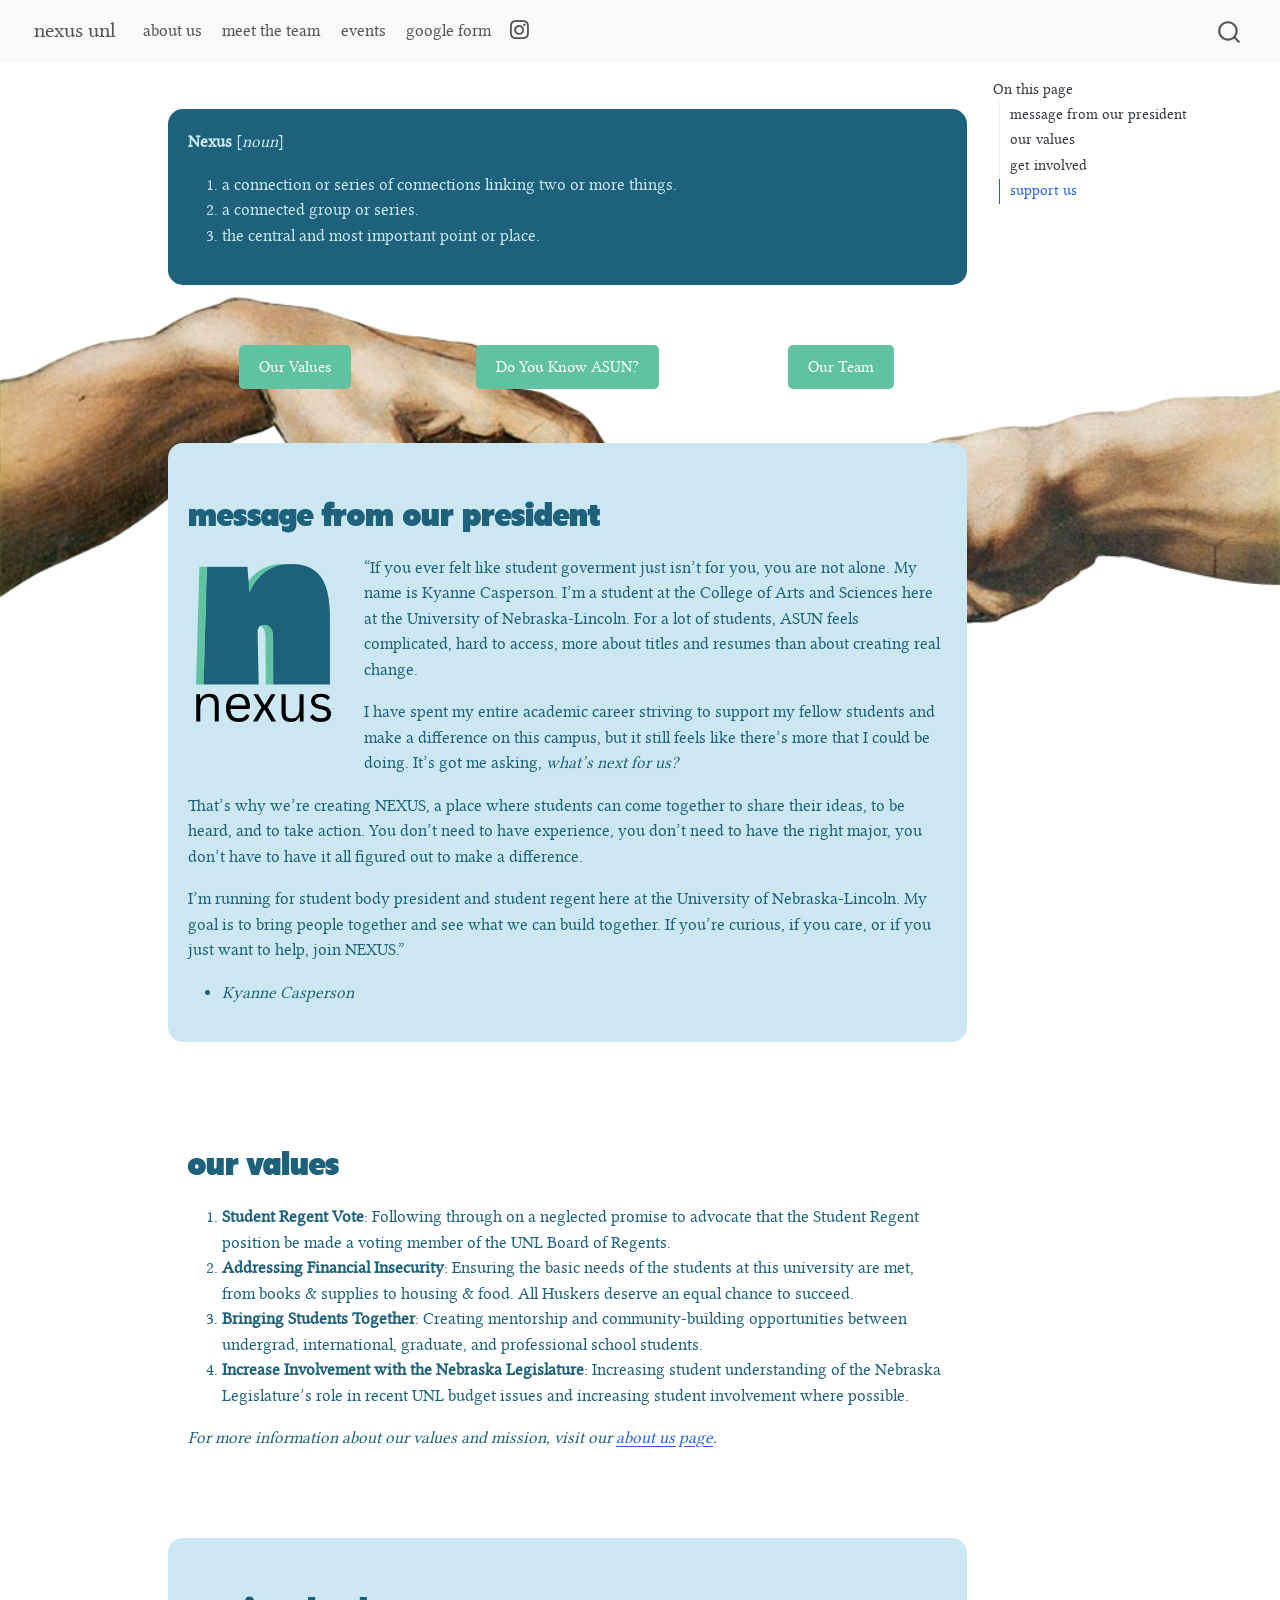
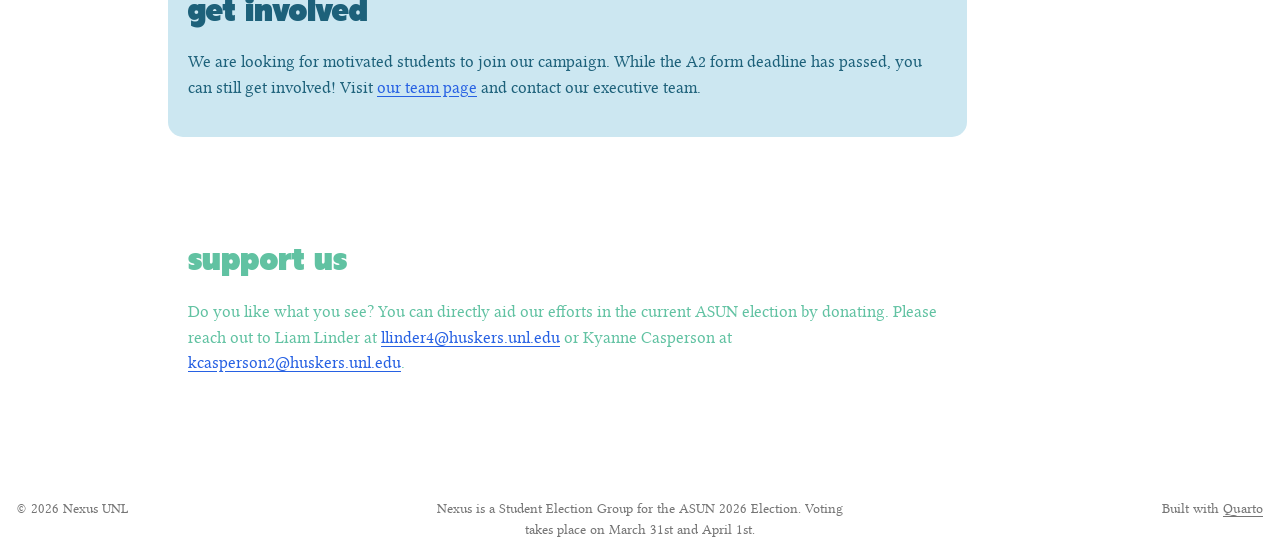
<file: docs/index.html>
<!DOCTYPE html>
<html xmlns="http://www.w3.org/1999/xhtml" lang="en" xml:lang="en"><head>

<meta charset="utf-8">
<meta name="generator" content="quarto-1.8.25">

<meta name="viewport" content="width=device-width, initial-scale=1.0, user-scalable=yes">


<title>nexus unl</title>
<style>
code{white-space: pre-wrap;}
span.smallcaps{font-variant: small-caps;}
div.columns{display: flex; gap: min(4vw, 1.5em);}
div.column{flex: auto; overflow-x: auto;}
div.hanging-indent{margin-left: 1.5em; text-indent: -1.5em;}
ul.task-list{list-style: none;}
ul.task-list li input[type="checkbox"] {
  width: 0.8em;
  margin: 0 0.8em 0.2em -1em; /* quarto-specific, see https://github.com/quarto-dev/quarto-cli/issues/4556 */ 
  vertical-align: middle;
}
</style>


<script src="site_libs/quarto-nav/quarto-nav.js"></script>
<script src="site_libs/quarto-nav/headroom.min.js"></script>
<script src="site_libs/clipboard/clipboard.min.js"></script>
<script src="site_libs/quarto-search/autocomplete.umd.js"></script>
<script src="site_libs/quarto-search/fuse.min.js"></script>
<script src="site_libs/quarto-search/quarto-search.js"></script>
<meta name="quarto:offset" content="./">
<link href="./images/favicon.png" rel="icon" type="image/png">
<script src="site_libs/quarto-html/quarto.js" type="module"></script>
<script src="site_libs/quarto-html/tabsets/tabsets.js" type="module"></script>
<script src="site_libs/quarto-html/axe/axe-check.js" type="module"></script>
<script src="site_libs/quarto-html/popper.min.js"></script>
<script src="site_libs/quarto-html/tippy.umd.min.js"></script>
<script src="site_libs/quarto-html/anchor.min.js"></script>
<link href="site_libs/quarto-html/tippy.css" rel="stylesheet">
<link href="site_libs/quarto-html/quarto-syntax-highlighting-7b89279ff1a6dce999919e0e67d4d9ec.css" rel="stylesheet" id="quarto-text-highlighting-styles">
<script src="site_libs/bootstrap/bootstrap.min.js"></script>
<link href="site_libs/bootstrap/bootstrap-icons.css" rel="stylesheet">
<link href="site_libs/bootstrap/bootstrap-e31584831b205ffbb2d98406f31c2a5b.min.css" rel="stylesheet" append-hash="true" id="quarto-bootstrap" data-mode="light">
<script id="quarto-search-options" type="application/json">{
  "location": "navbar",
  "copy-button": false,
  "collapse-after": 3,
  "panel-placement": "end",
  "type": "overlay",
  "limit": 50,
  "keyboard-shortcut": [
    "f",
    "/",
    "s"
  ],
  "show-item-context": false,
  "language": {
    "search-no-results-text": "No results",
    "search-matching-documents-text": "matching documents",
    "search-copy-link-title": "Copy link to search",
    "search-hide-matches-text": "Hide additional matches",
    "search-more-match-text": "more match in this document",
    "search-more-matches-text": "more matches in this document",
    "search-clear-button-title": "Clear",
    "search-text-placeholder": "",
    "search-detached-cancel-button-title": "Cancel",
    "search-submit-button-title": "Submit",
    "search-label": "Search"
  }
}</script>


<link rel="stylesheet" href="fonts-and-styles/styles.css">
</head>

<body class="nav-fixed quarto-light">

<div id="quarto-search-results"></div>
  <header id="quarto-header" class="headroom fixed-top">
    <nav class="navbar navbar-expand-lg " data-bs-theme="dark">
      <div class="navbar-container container-fluid">
      <div class="navbar-brand-container mx-auto">
    <a href="./index.html" class="navbar-brand navbar-brand-logo">
    </a>
    <a class="navbar-brand" href="./index.html">
    <span class="navbar-title">nexus unl</span>
    </a>
  </div>
            <div id="quarto-search" class="" title="Search"></div>
          <button class="navbar-toggler" type="button" data-bs-toggle="collapse" data-bs-target="#navbarCollapse" aria-controls="navbarCollapse" role="menu" aria-expanded="false" aria-label="Toggle navigation" onclick="if (window.quartoToggleHeadroom) { window.quartoToggleHeadroom(); }">
  <span class="navbar-toggler-icon"></span>
</button>
          <div class="collapse navbar-collapse" id="navbarCollapse">
            <ul class="navbar-nav navbar-nav-scroll me-auto">
  <li class="nav-item">
    <a class="nav-link" href="./about.html"> 
<span class="menu-text">about us</span></a>
  </li>  
  <li class="nav-item">
    <a class="nav-link" href="./the-team.html"> 
<span class="menu-text">meet the team</span></a>
  </li>  
  <li class="nav-item">
    <a class="nav-link" href="./events.html"> 
<span class="menu-text">events</span></a>
  </li>  
  <li class="nav-item">
    <a class="nav-link" href="./google-form.html"> 
<span class="menu-text">google form</span></a>
  </li>  
  <li class="nav-item compact">
    <a class="nav-link" href="https://www.instagram.com/nexusunl/"> <i class="bi bi-instagram" role="img">
</i> 
<span class="menu-text"></span></a>
  </li>  
</ul>
          </div> <!-- /navcollapse -->
            <div class="quarto-navbar-tools">
</div>
      </div> <!-- /container-fluid -->
    </nav>
</header>
<!-- content -->
<div id="quarto-content" class="quarto-container page-columns page-rows-contents page-layout-article page-navbar">
<!-- sidebar -->
<!-- margin-sidebar -->
    <div id="quarto-margin-sidebar" class="sidebar margin-sidebar">
        <nav id="TOC" role="doc-toc" class="toc-active">
    <h2 id="toc-title">On this page</h2>
   
  <ul>
  <li><a href="#message-from-our-president" id="toc-message-from-our-president" class="nav-link active" data-scroll-target="#message-from-our-president">message from our president</a></li>
  <li><a href="#values" id="toc-values" class="nav-link" data-scroll-target="#values">our values</a></li>
  <li><a href="#get-involved" id="toc-get-involved" class="nav-link" data-scroll-target="#get-involved">get involved</a></li>
  <li><a href="#support-us" id="toc-support-us" class="nav-link" data-scroll-target="#support-us">support us</a></li>
  </ul>
</nav>
    </div>
<!-- main -->
<main class="content" id="quarto-document-content"><header id="title-block-header" class="quarto-title-block"></header>




<div class="section1">
<p><strong>Nexus</strong> [<em>noun</em>]</p>
<ol type="1">
<li>a connection or series of connections linking two or more things.</li>
<li>a connected group or series.</li>
<li>the central and most important point or place.</li>
</ol>
</div>
<div class="spacer">
<div class="grid-container">
<div class="grid-column">
<a href="#values" class="custom-button">Our Values</a>
</div>
<div class="grid-column">
<a href="./google-form.html" class="custom-button">Do You Know ASUN?</a>
</div>
<div class="grid-column">
<a href="./the-team.html" class="custom-button">Our Team</a>
</div>
</div>
</div>
<section id="message-from-our-president" class="level1 spacer section2">
<h1>message from our president</h1>
<p><img src="images/Nexus UNL branding.png" class="img-fluid" style="float: left; margin-right: 1.5rem; margin-bottom: 0.5rem;" width="150"></p>
<p>“If you ever felt like student goverment just isn’t for you, you are not alone. My name is Kyanne Casperson. I’m a student at the College of Arts and Sciences here at the University of Nebraska-Lincoln. For a lot of students, ASUN feels complicated, hard to access, more about titles and resumes than about creating real change.</p>
<p>I have spent my entire academic career striving to support my fellow students and make a difference on this campus, but it still feels like there’s more that I could be doing. It’s got me asking, <em>what’s next for us?</em></p>
<p>That’s why we’re creating NEXUS, a place where students can come together to share their ideas, to be heard, and to take action. You don’t need to have experience, you don’t need to have the right major, you don’t have to have it all figured out to make a difference.</p>
<p>I’m running for student body president and student regent here at the University of Nebraska-Lincoln. My goal is to bring people together and see what we can build together. If you’re curious, if you care, or if you just want to help, join NEXUS.”</p>
<ul>
<li><em>Kyanne Casperson</em></li>
</ul>
</section>
<section id="values" class="level1 section3-2 spacer">
<h1>our values</h1>
<ol type="1">
<li><strong>Student Regent Vote</strong>: Following through on a neglected promise to advocate that the Student Regent position be made a voting member of the UNL Board of Regents.</li>
<li><strong>Addressing Financial Insecurity</strong>: Ensuring the basic needs of the students at this university are met, from books &amp; supplies to housing &amp; food. All Huskers deserve an equal chance to succeed.</li>
<li><strong>Bringing Students Together</strong>: Creating mentorship and community-building opportunities between undergrad, international, graduate, and professional school students.</li>
<li><strong>Increase Involvement with the Nebraska Legislature</strong>: Increasing student understanding of the Nebraska Legislature’s role in recent UNL budget issues and increasing student involvement where possible.</li>
</ol>
<p><em>For more information about our values and mission, visit our <a href="./about.html">about us page</a>.</em></p>
</section>
<section id="get-involved" class="level1 section2 spacer">
<h1>get involved</h1>
<p>We are looking for motivated students to join our campaign. While the A2 form deadline has passed, you can still get involved! Visit <a href="./the-team.html">our team page</a> and contact our executive team.</p>
</section>
<section id="support-us" class="level1 section3 spacer">
<h1>support us</h1>
<p>Do you like what you see? You can directly aid our efforts in the current ASUN election by donating. Please reach out to Liam Linder at <a href="mailto:llinder4@huskers.unl.edu">llinder4@huskers.unl.edu</a> or Kyanne Casperson at <a href="mailto:kcasperson2@huskers.unl.edu">kcasperson2@huskers.unl.edu</a>.</p>
</section>



</main> <!-- /main -->
<script id="quarto-html-after-body" type="application/javascript">
  window.document.addEventListener("DOMContentLoaded", function (event) {
    const icon = "";
    const anchorJS = new window.AnchorJS();
    anchorJS.options = {
      placement: 'right',
      icon: icon
    };
    anchorJS.add('.anchored');
    const isCodeAnnotation = (el) => {
      for (const clz of el.classList) {
        if (clz.startsWith('code-annotation-')) {                     
          return true;
        }
      }
      return false;
    }
    const onCopySuccess = function(e) {
      // button target
      const button = e.trigger;
      // don't keep focus
      button.blur();
      // flash "checked"
      button.classList.add('code-copy-button-checked');
      var currentTitle = button.getAttribute("title");
      button.setAttribute("title", "Copied!");
      let tooltip;
      if (window.bootstrap) {
        button.setAttribute("data-bs-toggle", "tooltip");
        button.setAttribute("data-bs-placement", "left");
        button.setAttribute("data-bs-title", "Copied!");
        tooltip = new bootstrap.Tooltip(button, 
          { trigger: "manual", 
            customClass: "code-copy-button-tooltip",
            offset: [0, -8]});
        tooltip.show();    
      }
      setTimeout(function() {
        if (tooltip) {
          tooltip.hide();
          button.removeAttribute("data-bs-title");
          button.removeAttribute("data-bs-toggle");
          button.removeAttribute("data-bs-placement");
        }
        button.setAttribute("title", currentTitle);
        button.classList.remove('code-copy-button-checked');
      }, 1000);
      // clear code selection
      e.clearSelection();
    }
    const getTextToCopy = function(trigger) {
      const outerScaffold = trigger.parentElement.cloneNode(true);
      const codeEl = outerScaffold.querySelector('code');
      for (const childEl of codeEl.children) {
        if (isCodeAnnotation(childEl)) {
          childEl.remove();
        }
      }
      return codeEl.innerText;
    }
    const clipboard = new window.ClipboardJS('.code-copy-button:not([data-in-quarto-modal])', {
      text: getTextToCopy
    });
    clipboard.on('success', onCopySuccess);
    if (window.document.getElementById('quarto-embedded-source-code-modal')) {
      const clipboardModal = new window.ClipboardJS('.code-copy-button[data-in-quarto-modal]', {
        text: getTextToCopy,
        container: window.document.getElementById('quarto-embedded-source-code-modal')
      });
      clipboardModal.on('success', onCopySuccess);
    }
      var localhostRegex = new RegExp(/^(?:http|https):\/\/localhost\:?[0-9]*\//);
      var mailtoRegex = new RegExp(/^mailto:/);
        var filterRegex = new RegExp('/' + window.location.host + '/');
      var isInternal = (href) => {
          return filterRegex.test(href) || localhostRegex.test(href) || mailtoRegex.test(href);
      }
      // Inspect non-navigation links and adorn them if external
     var links = window.document.querySelectorAll('a[href]:not(.nav-link):not(.navbar-brand):not(.toc-action):not(.sidebar-link):not(.sidebar-item-toggle):not(.pagination-link):not(.no-external):not([aria-hidden]):not(.dropdown-item):not(.quarto-navigation-tool):not(.about-link)');
      for (var i=0; i<links.length; i++) {
        const link = links[i];
        if (!isInternal(link.href)) {
          // undo the damage that might have been done by quarto-nav.js in the case of
          // links that we want to consider external
          if (link.dataset.originalHref !== undefined) {
            link.href = link.dataset.originalHref;
          }
        }
      }
    function tippyHover(el, contentFn, onTriggerFn, onUntriggerFn) {
      const config = {
        allowHTML: true,
        maxWidth: 500,
        delay: 100,
        arrow: false,
        appendTo: function(el) {
            return el.parentElement;
        },
        interactive: true,
        interactiveBorder: 10,
        theme: 'quarto',
        placement: 'bottom-start',
      };
      if (contentFn) {
        config.content = contentFn;
      }
      if (onTriggerFn) {
        config.onTrigger = onTriggerFn;
      }
      if (onUntriggerFn) {
        config.onUntrigger = onUntriggerFn;
      }
      window.tippy(el, config); 
    }
    const noterefs = window.document.querySelectorAll('a[role="doc-noteref"]');
    for (var i=0; i<noterefs.length; i++) {
      const ref = noterefs[i];
      tippyHover(ref, function() {
        // use id or data attribute instead here
        let href = ref.getAttribute('data-footnote-href') || ref.getAttribute('href');
        try { href = new URL(href).hash; } catch {}
        const id = href.replace(/^#\/?/, "");
        const note = window.document.getElementById(id);
        if (note) {
          return note.innerHTML;
        } else {
          return "";
        }
      });
    }
    const xrefs = window.document.querySelectorAll('a.quarto-xref');
    const processXRef = (id, note) => {
      // Strip column container classes
      const stripColumnClz = (el) => {
        el.classList.remove("page-full", "page-columns");
        if (el.children) {
          for (const child of el.children) {
            stripColumnClz(child);
          }
        }
      }
      stripColumnClz(note)
      if (id === null || id.startsWith('sec-')) {
        // Special case sections, only their first couple elements
        const container = document.createElement("div");
        if (note.children && note.children.length > 2) {
          container.appendChild(note.children[0].cloneNode(true));
          for (let i = 1; i < note.children.length; i++) {
            const child = note.children[i];
            if (child.tagName === "P" && child.innerText === "") {
              continue;
            } else {
              container.appendChild(child.cloneNode(true));
              break;
            }
          }
          if (window.Quarto?.typesetMath) {
            window.Quarto.typesetMath(container);
          }
          return container.innerHTML
        } else {
          if (window.Quarto?.typesetMath) {
            window.Quarto.typesetMath(note);
          }
          return note.innerHTML;
        }
      } else {
        // Remove any anchor links if they are present
        const anchorLink = note.querySelector('a.anchorjs-link');
        if (anchorLink) {
          anchorLink.remove();
        }
        if (window.Quarto?.typesetMath) {
          window.Quarto.typesetMath(note);
        }
        if (note.classList.contains("callout")) {
          return note.outerHTML;
        } else {
          return note.innerHTML;
        }
      }
    }
    for (var i=0; i<xrefs.length; i++) {
      const xref = xrefs[i];
      tippyHover(xref, undefined, function(instance) {
        instance.disable();
        let url = xref.getAttribute('href');
        let hash = undefined; 
        if (url.startsWith('#')) {
          hash = url;
        } else {
          try { hash = new URL(url).hash; } catch {}
        }
        if (hash) {
          const id = hash.replace(/^#\/?/, "");
          const note = window.document.getElementById(id);
          if (note !== null) {
            try {
              const html = processXRef(id, note.cloneNode(true));
              instance.setContent(html);
            } finally {
              instance.enable();
              instance.show();
            }
          } else {
            // See if we can fetch this
            fetch(url.split('#')[0])
            .then(res => res.text())
            .then(html => {
              const parser = new DOMParser();
              const htmlDoc = parser.parseFromString(html, "text/html");
              const note = htmlDoc.getElementById(id);
              if (note !== null) {
                const html = processXRef(id, note);
                instance.setContent(html);
              } 
            }).finally(() => {
              instance.enable();
              instance.show();
            });
          }
        } else {
          // See if we can fetch a full url (with no hash to target)
          // This is a special case and we should probably do some content thinning / targeting
          fetch(url)
          .then(res => res.text())
          .then(html => {
            const parser = new DOMParser();
            const htmlDoc = parser.parseFromString(html, "text/html");
            const note = htmlDoc.querySelector('main.content');
            if (note !== null) {
              // This should only happen for chapter cross references
              // (since there is no id in the URL)
              // remove the first header
              if (note.children.length > 0 && note.children[0].tagName === "HEADER") {
                note.children[0].remove();
              }
              const html = processXRef(null, note);
              instance.setContent(html);
            } 
          }).finally(() => {
            instance.enable();
            instance.show();
          });
        }
      }, function(instance) {
      });
    }
        let selectedAnnoteEl;
        const selectorForAnnotation = ( cell, annotation) => {
          let cellAttr = 'data-code-cell="' + cell + '"';
          let lineAttr = 'data-code-annotation="' +  annotation + '"';
          const selector = 'span[' + cellAttr + '][' + lineAttr + ']';
          return selector;
        }
        const selectCodeLines = (annoteEl) => {
          const doc = window.document;
          const targetCell = annoteEl.getAttribute("data-target-cell");
          const targetAnnotation = annoteEl.getAttribute("data-target-annotation");
          const annoteSpan = window.document.querySelector(selectorForAnnotation(targetCell, targetAnnotation));
          const lines = annoteSpan.getAttribute("data-code-lines").split(",");
          const lineIds = lines.map((line) => {
            return targetCell + "-" + line;
          })
          let top = null;
          let height = null;
          let parent = null;
          if (lineIds.length > 0) {
              //compute the position of the single el (top and bottom and make a div)
              const el = window.document.getElementById(lineIds[0]);
              top = el.offsetTop;
              height = el.offsetHeight;
              parent = el.parentElement.parentElement;
            if (lineIds.length > 1) {
              const lastEl = window.document.getElementById(lineIds[lineIds.length - 1]);
              const bottom = lastEl.offsetTop + lastEl.offsetHeight;
              height = bottom - top;
            }
            if (top !== null && height !== null && parent !== null) {
              // cook up a div (if necessary) and position it 
              let div = window.document.getElementById("code-annotation-line-highlight");
              if (div === null) {
                div = window.document.createElement("div");
                div.setAttribute("id", "code-annotation-line-highlight");
                div.style.position = 'absolute';
                parent.appendChild(div);
              }
              div.style.top = top - 2 + "px";
              div.style.height = height + 4 + "px";
              div.style.left = 0;
              let gutterDiv = window.document.getElementById("code-annotation-line-highlight-gutter");
              if (gutterDiv === null) {
                gutterDiv = window.document.createElement("div");
                gutterDiv.setAttribute("id", "code-annotation-line-highlight-gutter");
                gutterDiv.style.position = 'absolute';
                const codeCell = window.document.getElementById(targetCell);
                const gutter = codeCell.querySelector('.code-annotation-gutter');
                gutter.appendChild(gutterDiv);
              }
              gutterDiv.style.top = top - 2 + "px";
              gutterDiv.style.height = height + 4 + "px";
            }
            selectedAnnoteEl = annoteEl;
          }
        };
        const unselectCodeLines = () => {
          const elementsIds = ["code-annotation-line-highlight", "code-annotation-line-highlight-gutter"];
          elementsIds.forEach((elId) => {
            const div = window.document.getElementById(elId);
            if (div) {
              div.remove();
            }
          });
          selectedAnnoteEl = undefined;
        };
          // Handle positioning of the toggle
      window.addEventListener(
        "resize",
        throttle(() => {
          elRect = undefined;
          if (selectedAnnoteEl) {
            selectCodeLines(selectedAnnoteEl);
          }
        }, 10)
      );
      function throttle(fn, ms) {
      let throttle = false;
      let timer;
        return (...args) => {
          if(!throttle) { // first call gets through
              fn.apply(this, args);
              throttle = true;
          } else { // all the others get throttled
              if(timer) clearTimeout(timer); // cancel #2
              timer = setTimeout(() => {
                fn.apply(this, args);
                timer = throttle = false;
              }, ms);
          }
        };
      }
        // Attach click handler to the DT
        const annoteDls = window.document.querySelectorAll('dt[data-target-cell]');
        for (const annoteDlNode of annoteDls) {
          annoteDlNode.addEventListener('click', (event) => {
            const clickedEl = event.target;
            if (clickedEl !== selectedAnnoteEl) {
              unselectCodeLines();
              const activeEl = window.document.querySelector('dt[data-target-cell].code-annotation-active');
              if (activeEl) {
                activeEl.classList.remove('code-annotation-active');
              }
              selectCodeLines(clickedEl);
              clickedEl.classList.add('code-annotation-active');
            } else {
              // Unselect the line
              unselectCodeLines();
              clickedEl.classList.remove('code-annotation-active');
            }
          });
        }
    const findCites = (el) => {
      const parentEl = el.parentElement;
      if (parentEl) {
        const cites = parentEl.dataset.cites;
        if (cites) {
          return {
            el,
            cites: cites.split(' ')
          };
        } else {
          return findCites(el.parentElement)
        }
      } else {
        return undefined;
      }
    };
    var bibliorefs = window.document.querySelectorAll('a[role="doc-biblioref"]');
    for (var i=0; i<bibliorefs.length; i++) {
      const ref = bibliorefs[i];
      const citeInfo = findCites(ref);
      if (citeInfo) {
        tippyHover(citeInfo.el, function() {
          var popup = window.document.createElement('div');
          citeInfo.cites.forEach(function(cite) {
            var citeDiv = window.document.createElement('div');
            citeDiv.classList.add('hanging-indent');
            citeDiv.classList.add('csl-entry');
            var biblioDiv = window.document.getElementById('ref-' + cite);
            if (biblioDiv) {
              citeDiv.innerHTML = biblioDiv.innerHTML;
            }
            popup.appendChild(citeDiv);
          });
          return popup.innerHTML;
        });
      }
    }
  });
  </script>
</div> <!-- /content -->
<footer class="footer">
  <div class="nav-footer">
    <div class="nav-footer-left">
<p>© 2026 Nexus UNL</p>
</div>   
    <div class="nav-footer-center">
<p>Nexus is a Student Election Group for the ASUN 2026 Election. Voting takes place on March 31st and April 1st.</p>
</div>
    <div class="nav-footer-right">
<p>Built with <a href="https://quarto.org">Quarto</a></p>
</div>
  </div>
</footer>




</body></html>
</file>
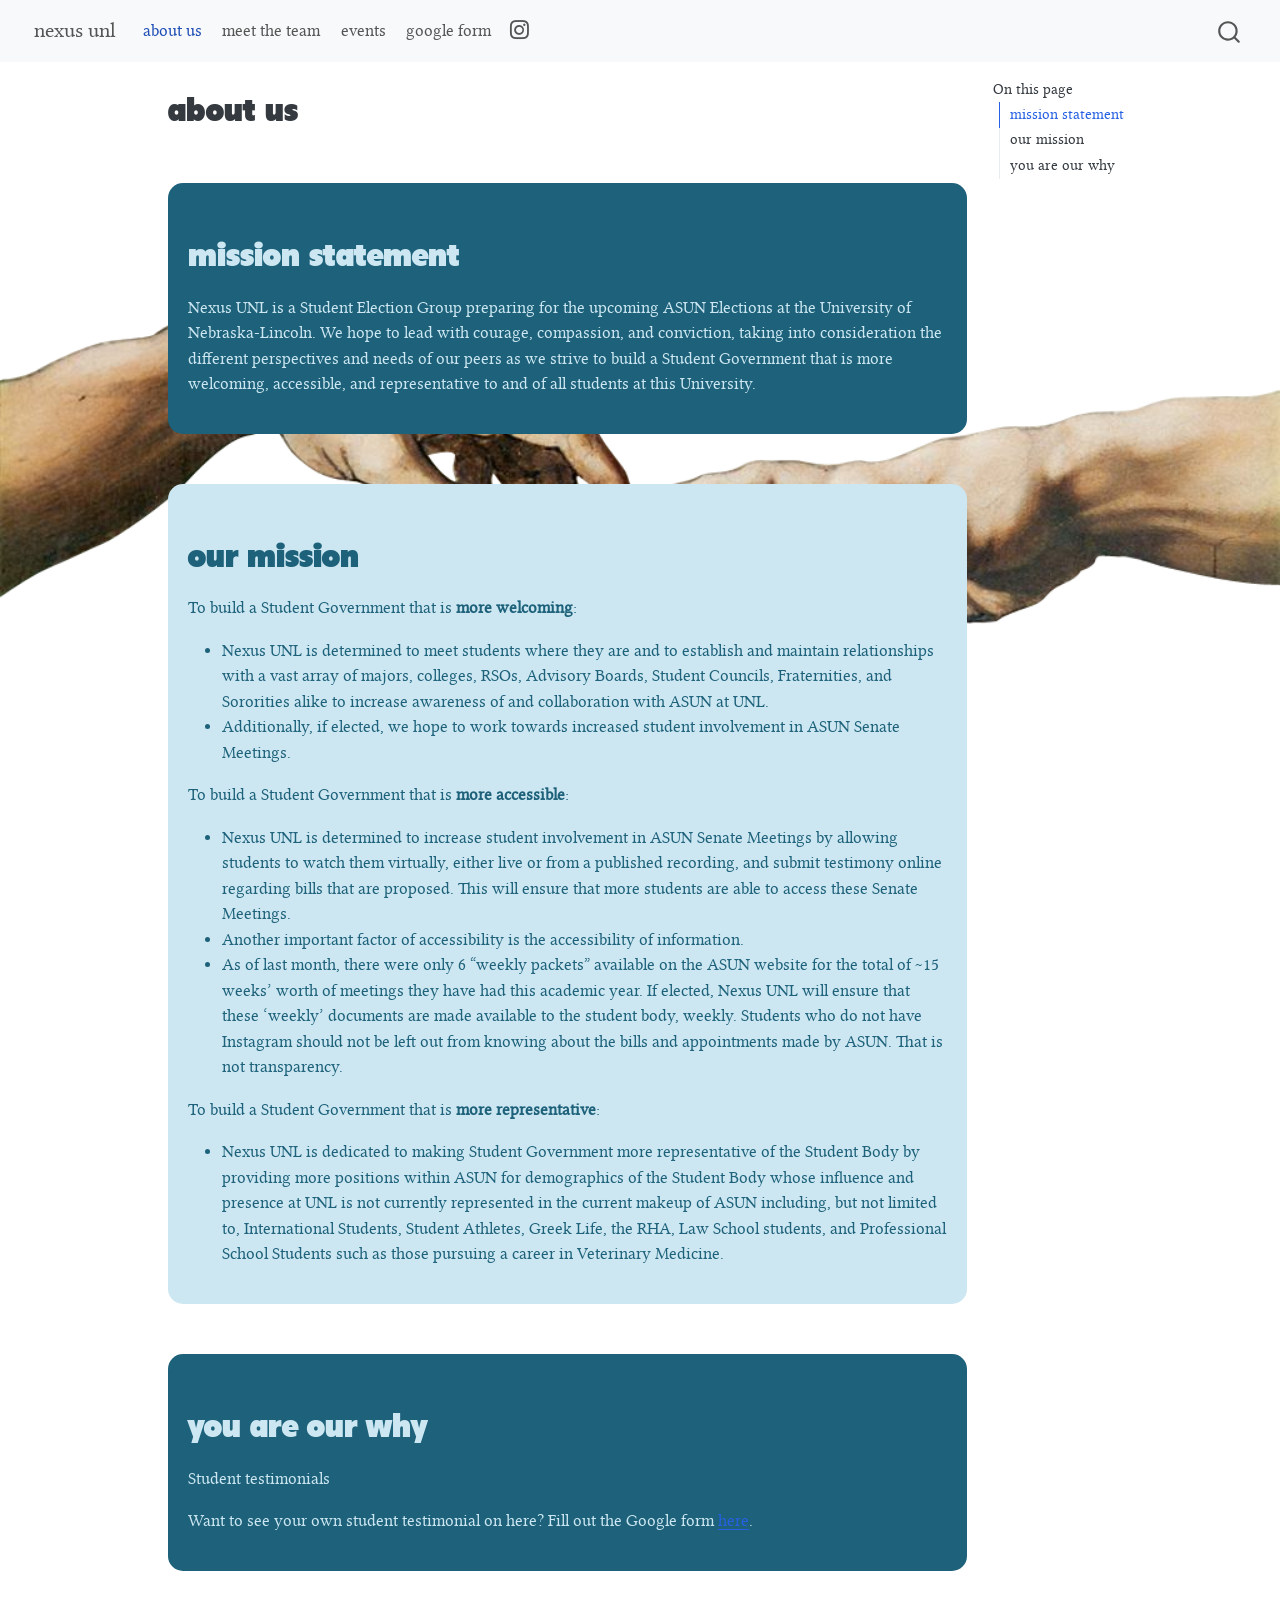
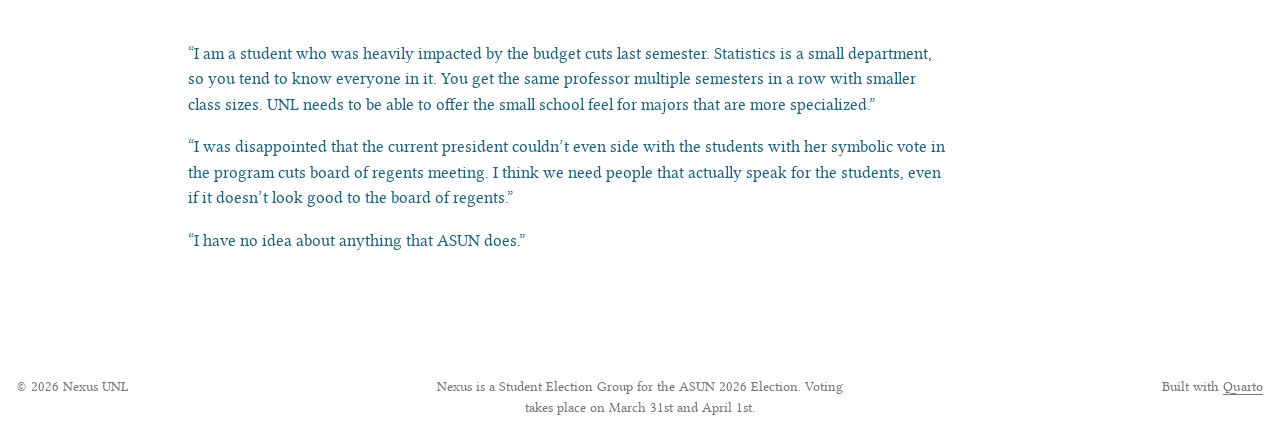
<file: docs/about.html>
<!DOCTYPE html>
<html xmlns="http://www.w3.org/1999/xhtml" lang="en" xml:lang="en"><head>

<meta charset="utf-8">
<meta name="generator" content="quarto-1.8.25">

<meta name="viewport" content="width=device-width, initial-scale=1.0, user-scalable=yes">


<title>about us – nexus unl</title>
<style>
code{white-space: pre-wrap;}
span.smallcaps{font-variant: small-caps;}
div.columns{display: flex; gap: min(4vw, 1.5em);}
div.column{flex: auto; overflow-x: auto;}
div.hanging-indent{margin-left: 1.5em; text-indent: -1.5em;}
ul.task-list{list-style: none;}
ul.task-list li input[type="checkbox"] {
  width: 0.8em;
  margin: 0 0.8em 0.2em -1em; /* quarto-specific, see https://github.com/quarto-dev/quarto-cli/issues/4556 */ 
  vertical-align: middle;
}
</style>


<script src="site_libs/quarto-nav/quarto-nav.js"></script>
<script src="site_libs/quarto-nav/headroom.min.js"></script>
<script src="site_libs/clipboard/clipboard.min.js"></script>
<script src="site_libs/quarto-search/autocomplete.umd.js"></script>
<script src="site_libs/quarto-search/fuse.min.js"></script>
<script src="site_libs/quarto-search/quarto-search.js"></script>
<meta name="quarto:offset" content="./">
<link href="./images/favicon.png" rel="icon" type="image/png">
<script src="site_libs/quarto-html/quarto.js" type="module"></script>
<script src="site_libs/quarto-html/tabsets/tabsets.js" type="module"></script>
<script src="site_libs/quarto-html/axe/axe-check.js" type="module"></script>
<script src="site_libs/quarto-html/popper.min.js"></script>
<script src="site_libs/quarto-html/tippy.umd.min.js"></script>
<script src="site_libs/quarto-html/anchor.min.js"></script>
<link href="site_libs/quarto-html/tippy.css" rel="stylesheet">
<link href="site_libs/quarto-html/quarto-syntax-highlighting-7b89279ff1a6dce999919e0e67d4d9ec.css" rel="stylesheet" id="quarto-text-highlighting-styles">
<script src="site_libs/bootstrap/bootstrap.min.js"></script>
<link href="site_libs/bootstrap/bootstrap-icons.css" rel="stylesheet">
<link href="site_libs/bootstrap/bootstrap-e31584831b205ffbb2d98406f31c2a5b.min.css" rel="stylesheet" append-hash="true" id="quarto-bootstrap" data-mode="light">
<script id="quarto-search-options" type="application/json">{
  "location": "navbar",
  "copy-button": false,
  "collapse-after": 3,
  "panel-placement": "end",
  "type": "overlay",
  "limit": 50,
  "keyboard-shortcut": [
    "f",
    "/",
    "s"
  ],
  "show-item-context": false,
  "language": {
    "search-no-results-text": "No results",
    "search-matching-documents-text": "matching documents",
    "search-copy-link-title": "Copy link to search",
    "search-hide-matches-text": "Hide additional matches",
    "search-more-match-text": "more match in this document",
    "search-more-matches-text": "more matches in this document",
    "search-clear-button-title": "Clear",
    "search-text-placeholder": "",
    "search-detached-cancel-button-title": "Cancel",
    "search-submit-button-title": "Submit",
    "search-label": "Search"
  }
}</script>


<link rel="stylesheet" href="fonts-and-styles/styles.css">
</head>

<body class="nav-fixed quarto-light">

<div id="quarto-search-results"></div>
  <header id="quarto-header" class="headroom fixed-top">
    <nav class="navbar navbar-expand-lg " data-bs-theme="dark">
      <div class="navbar-container container-fluid">
      <div class="navbar-brand-container mx-auto">
    <a href="./index.html" class="navbar-brand navbar-brand-logo">
    </a>
    <a class="navbar-brand" href="./index.html">
    <span class="navbar-title">nexus unl</span>
    </a>
  </div>
            <div id="quarto-search" class="" title="Search"></div>
          <button class="navbar-toggler" type="button" data-bs-toggle="collapse" data-bs-target="#navbarCollapse" aria-controls="navbarCollapse" role="menu" aria-expanded="false" aria-label="Toggle navigation" onclick="if (window.quartoToggleHeadroom) { window.quartoToggleHeadroom(); }">
  <span class="navbar-toggler-icon"></span>
</button>
          <div class="collapse navbar-collapse" id="navbarCollapse">
            <ul class="navbar-nav navbar-nav-scroll me-auto">
  <li class="nav-item">
    <a class="nav-link active" href="./about.html" aria-current="page"> 
<span class="menu-text">about us</span></a>
  </li>  
  <li class="nav-item">
    <a class="nav-link" href="./the-team.html"> 
<span class="menu-text">meet the team</span></a>
  </li>  
  <li class="nav-item">
    <a class="nav-link" href="./events.html"> 
<span class="menu-text">events</span></a>
  </li>  
  <li class="nav-item">
    <a class="nav-link" href="./google-form.html"> 
<span class="menu-text">google form</span></a>
  </li>  
  <li class="nav-item compact">
    <a class="nav-link" href="https://www.instagram.com/nexusunl/"> <i class="bi bi-instagram" role="img">
</i> 
<span class="menu-text"></span></a>
  </li>  
</ul>
          </div> <!-- /navcollapse -->
            <div class="quarto-navbar-tools">
</div>
      </div> <!-- /container-fluid -->
    </nav>
</header>
<!-- content -->
<div id="quarto-content" class="quarto-container page-columns page-rows-contents page-layout-article page-navbar">
<!-- sidebar -->
<!-- margin-sidebar -->
    <div id="quarto-margin-sidebar" class="sidebar margin-sidebar">
        <nav id="TOC" role="doc-toc" class="toc-active">
    <h2 id="toc-title">On this page</h2>
   
  <ul>
  <li><a href="#mission-statement" id="toc-mission-statement" class="nav-link active" data-scroll-target="#mission-statement">mission statement</a></li>
  <li><a href="#our-mission" id="toc-our-mission" class="nav-link" data-scroll-target="#our-mission">our mission</a></li>
  <li><a href="#you-are-our-why" id="toc-you-are-our-why" class="nav-link" data-scroll-target="#you-are-our-why">you are our why</a></li>
  </ul>
</nav>
    </div>
<!-- main -->
<main class="content" id="quarto-document-content">

<header id="title-block-header" class="quarto-title-block default">
<div class="quarto-title">
<h1 class="title">about us</h1>
</div>



<div class="quarto-title-meta">

    
  
    
  </div>
  


</header>


<section id="mission-statement" class="level1 section1 spacer">
<h1>mission statement</h1>
<p>Nexus UNL is a Student Election Group preparing for the upcoming ASUN Elections at the University of Nebraska-Lincoln. We hope to lead with courage, compassion, and conviction, taking into consideration the different perspectives and needs of our peers as we strive to build a Student Government that is more welcoming, accessible, and representative to and of all students at this University.</p>
</section>
<section id="our-mission" class="level1 section2 spacer">
<h1>our mission</h1>
<p>To build a Student Government that is <strong>more welcoming</strong>:</p>
<ul>
<li>Nexus UNL is determined to meet students where they are and to establish and maintain relationships with a vast array of majors, colleges, RSOs, Advisory Boards, Student Councils, Fraternities, and Sororities alike to increase awareness of and collaboration with ASUN at UNL.</li>
<li>Additionally, if elected, we hope to work towards increased student involvement in ASUN Senate Meetings.</li>
</ul>
<p>To build a Student Government that is <strong>more accessible</strong>:</p>
<ul>
<li>Nexus UNL is determined to increase student involvement in ASUN Senate Meetings by allowing students to watch them virtually, either live or from a published recording, and submit testimony online regarding bills that are proposed. This will ensure that more students are able to access these Senate Meetings.</li>
<li>Another important factor of accessibility is the accessibility of information.</li>
<li>As of last month, there were only 6 “weekly packets” available on the ASUN website for the total of ~15 weeks’ worth of meetings they have had this academic year. If elected, Nexus UNL will ensure that these ‘weekly’ documents are made available to the student body, weekly. Students who do not have Instagram should not be left out from knowing about the bills and appointments made by ASUN. That is not transparency.</li>
</ul>
<p>To build a Student Government that is <strong>more representative</strong>:</p>
<ul>
<li>Nexus UNL is dedicated to making Student Government more representative of the Student Body by providing more positions within ASUN for demographics of the Student Body whose influence and presence at UNL is not currently represented in the current makeup of ASUN including, but not limited to, International Students, Student Athletes, Greek Life, the RHA, Law School students, and Professional School Students such as those pursuing a career in Veterinary Medicine.</li>
</ul>
</section>
<section id="you-are-our-why" class="level1 section1 spacer">
<h1>you are our why</h1>
<p>Student testimonials</p>
<p>Want to see your own student testimonial on here? Fill out the Google form <a href="./google-form.html">here</a>.</p>
</section>
<div class="section3-2 spacer">
<p>“I am a student who was heavily impacted by the budget cuts last semester. Statistics is a small department, so you tend to know everyone in it. You get the same professor multiple semesters in a row with smaller class sizes. UNL needs to be able to offer the small school feel for majors that are more specialized.”</p>
<p>“I was disappointed that the current president couldn’t even side with the students with her symbolic vote in the program cuts board of regents meeting. I think we need people that actually speak for the students, even if it doesn’t look good to the board of regents.”</p>
<p>“I have no idea about anything that ASUN does.”</p>
</div>



</main> <!-- /main -->
<script id="quarto-html-after-body" type="application/javascript">
  window.document.addEventListener("DOMContentLoaded", function (event) {
    const icon = "";
    const anchorJS = new window.AnchorJS();
    anchorJS.options = {
      placement: 'right',
      icon: icon
    };
    anchorJS.add('.anchored');
    const isCodeAnnotation = (el) => {
      for (const clz of el.classList) {
        if (clz.startsWith('code-annotation-')) {                     
          return true;
        }
      }
      return false;
    }
    const onCopySuccess = function(e) {
      // button target
      const button = e.trigger;
      // don't keep focus
      button.blur();
      // flash "checked"
      button.classList.add('code-copy-button-checked');
      var currentTitle = button.getAttribute("title");
      button.setAttribute("title", "Copied!");
      let tooltip;
      if (window.bootstrap) {
        button.setAttribute("data-bs-toggle", "tooltip");
        button.setAttribute("data-bs-placement", "left");
        button.setAttribute("data-bs-title", "Copied!");
        tooltip = new bootstrap.Tooltip(button, 
          { trigger: "manual", 
            customClass: "code-copy-button-tooltip",
            offset: [0, -8]});
        tooltip.show();    
      }
      setTimeout(function() {
        if (tooltip) {
          tooltip.hide();
          button.removeAttribute("data-bs-title");
          button.removeAttribute("data-bs-toggle");
          button.removeAttribute("data-bs-placement");
        }
        button.setAttribute("title", currentTitle);
        button.classList.remove('code-copy-button-checked');
      }, 1000);
      // clear code selection
      e.clearSelection();
    }
    const getTextToCopy = function(trigger) {
      const outerScaffold = trigger.parentElement.cloneNode(true);
      const codeEl = outerScaffold.querySelector('code');
      for (const childEl of codeEl.children) {
        if (isCodeAnnotation(childEl)) {
          childEl.remove();
        }
      }
      return codeEl.innerText;
    }
    const clipboard = new window.ClipboardJS('.code-copy-button:not([data-in-quarto-modal])', {
      text: getTextToCopy
    });
    clipboard.on('success', onCopySuccess);
    if (window.document.getElementById('quarto-embedded-source-code-modal')) {
      const clipboardModal = new window.ClipboardJS('.code-copy-button[data-in-quarto-modal]', {
        text: getTextToCopy,
        container: window.document.getElementById('quarto-embedded-source-code-modal')
      });
      clipboardModal.on('success', onCopySuccess);
    }
      var localhostRegex = new RegExp(/^(?:http|https):\/\/localhost\:?[0-9]*\//);
      var mailtoRegex = new RegExp(/^mailto:/);
        var filterRegex = new RegExp('/' + window.location.host + '/');
      var isInternal = (href) => {
          return filterRegex.test(href) || localhostRegex.test(href) || mailtoRegex.test(href);
      }
      // Inspect non-navigation links and adorn them if external
     var links = window.document.querySelectorAll('a[href]:not(.nav-link):not(.navbar-brand):not(.toc-action):not(.sidebar-link):not(.sidebar-item-toggle):not(.pagination-link):not(.no-external):not([aria-hidden]):not(.dropdown-item):not(.quarto-navigation-tool):not(.about-link)');
      for (var i=0; i<links.length; i++) {
        const link = links[i];
        if (!isInternal(link.href)) {
          // undo the damage that might have been done by quarto-nav.js in the case of
          // links that we want to consider external
          if (link.dataset.originalHref !== undefined) {
            link.href = link.dataset.originalHref;
          }
        }
      }
    function tippyHover(el, contentFn, onTriggerFn, onUntriggerFn) {
      const config = {
        allowHTML: true,
        maxWidth: 500,
        delay: 100,
        arrow: false,
        appendTo: function(el) {
            return el.parentElement;
        },
        interactive: true,
        interactiveBorder: 10,
        theme: 'quarto',
        placement: 'bottom-start',
      };
      if (contentFn) {
        config.content = contentFn;
      }
      if (onTriggerFn) {
        config.onTrigger = onTriggerFn;
      }
      if (onUntriggerFn) {
        config.onUntrigger = onUntriggerFn;
      }
      window.tippy(el, config); 
    }
    const noterefs = window.document.querySelectorAll('a[role="doc-noteref"]');
    for (var i=0; i<noterefs.length; i++) {
      const ref = noterefs[i];
      tippyHover(ref, function() {
        // use id or data attribute instead here
        let href = ref.getAttribute('data-footnote-href') || ref.getAttribute('href');
        try { href = new URL(href).hash; } catch {}
        const id = href.replace(/^#\/?/, "");
        const note = window.document.getElementById(id);
        if (note) {
          return note.innerHTML;
        } else {
          return "";
        }
      });
    }
    const xrefs = window.document.querySelectorAll('a.quarto-xref');
    const processXRef = (id, note) => {
      // Strip column container classes
      const stripColumnClz = (el) => {
        el.classList.remove("page-full", "page-columns");
        if (el.children) {
          for (const child of el.children) {
            stripColumnClz(child);
          }
        }
      }
      stripColumnClz(note)
      if (id === null || id.startsWith('sec-')) {
        // Special case sections, only their first couple elements
        const container = document.createElement("div");
        if (note.children && note.children.length > 2) {
          container.appendChild(note.children[0].cloneNode(true));
          for (let i = 1; i < note.children.length; i++) {
            const child = note.children[i];
            if (child.tagName === "P" && child.innerText === "") {
              continue;
            } else {
              container.appendChild(child.cloneNode(true));
              break;
            }
          }
          if (window.Quarto?.typesetMath) {
            window.Quarto.typesetMath(container);
          }
          return container.innerHTML
        } else {
          if (window.Quarto?.typesetMath) {
            window.Quarto.typesetMath(note);
          }
          return note.innerHTML;
        }
      } else {
        // Remove any anchor links if they are present
        const anchorLink = note.querySelector('a.anchorjs-link');
        if (anchorLink) {
          anchorLink.remove();
        }
        if (window.Quarto?.typesetMath) {
          window.Quarto.typesetMath(note);
        }
        if (note.classList.contains("callout")) {
          return note.outerHTML;
        } else {
          return note.innerHTML;
        }
      }
    }
    for (var i=0; i<xrefs.length; i++) {
      const xref = xrefs[i];
      tippyHover(xref, undefined, function(instance) {
        instance.disable();
        let url = xref.getAttribute('href');
        let hash = undefined; 
        if (url.startsWith('#')) {
          hash = url;
        } else {
          try { hash = new URL(url).hash; } catch {}
        }
        if (hash) {
          const id = hash.replace(/^#\/?/, "");
          const note = window.document.getElementById(id);
          if (note !== null) {
            try {
              const html = processXRef(id, note.cloneNode(true));
              instance.setContent(html);
            } finally {
              instance.enable();
              instance.show();
            }
          } else {
            // See if we can fetch this
            fetch(url.split('#')[0])
            .then(res => res.text())
            .then(html => {
              const parser = new DOMParser();
              const htmlDoc = parser.parseFromString(html, "text/html");
              const note = htmlDoc.getElementById(id);
              if (note !== null) {
                const html = processXRef(id, note);
                instance.setContent(html);
              } 
            }).finally(() => {
              instance.enable();
              instance.show();
            });
          }
        } else {
          // See if we can fetch a full url (with no hash to target)
          // This is a special case and we should probably do some content thinning / targeting
          fetch(url)
          .then(res => res.text())
          .then(html => {
            const parser = new DOMParser();
            const htmlDoc = parser.parseFromString(html, "text/html");
            const note = htmlDoc.querySelector('main.content');
            if (note !== null) {
              // This should only happen for chapter cross references
              // (since there is no id in the URL)
              // remove the first header
              if (note.children.length > 0 && note.children[0].tagName === "HEADER") {
                note.children[0].remove();
              }
              const html = processXRef(null, note);
              instance.setContent(html);
            } 
          }).finally(() => {
            instance.enable();
            instance.show();
          });
        }
      }, function(instance) {
      });
    }
        let selectedAnnoteEl;
        const selectorForAnnotation = ( cell, annotation) => {
          let cellAttr = 'data-code-cell="' + cell + '"';
          let lineAttr = 'data-code-annotation="' +  annotation + '"';
          const selector = 'span[' + cellAttr + '][' + lineAttr + ']';
          return selector;
        }
        const selectCodeLines = (annoteEl) => {
          const doc = window.document;
          const targetCell = annoteEl.getAttribute("data-target-cell");
          const targetAnnotation = annoteEl.getAttribute("data-target-annotation");
          const annoteSpan = window.document.querySelector(selectorForAnnotation(targetCell, targetAnnotation));
          const lines = annoteSpan.getAttribute("data-code-lines").split(",");
          const lineIds = lines.map((line) => {
            return targetCell + "-" + line;
          })
          let top = null;
          let height = null;
          let parent = null;
          if (lineIds.length > 0) {
              //compute the position of the single el (top and bottom and make a div)
              const el = window.document.getElementById(lineIds[0]);
              top = el.offsetTop;
              height = el.offsetHeight;
              parent = el.parentElement.parentElement;
            if (lineIds.length > 1) {
              const lastEl = window.document.getElementById(lineIds[lineIds.length - 1]);
              const bottom = lastEl.offsetTop + lastEl.offsetHeight;
              height = bottom - top;
            }
            if (top !== null && height !== null && parent !== null) {
              // cook up a div (if necessary) and position it 
              let div = window.document.getElementById("code-annotation-line-highlight");
              if (div === null) {
                div = window.document.createElement("div");
                div.setAttribute("id", "code-annotation-line-highlight");
                div.style.position = 'absolute';
                parent.appendChild(div);
              }
              div.style.top = top - 2 + "px";
              div.style.height = height + 4 + "px";
              div.style.left = 0;
              let gutterDiv = window.document.getElementById("code-annotation-line-highlight-gutter");
              if (gutterDiv === null) {
                gutterDiv = window.document.createElement("div");
                gutterDiv.setAttribute("id", "code-annotation-line-highlight-gutter");
                gutterDiv.style.position = 'absolute';
                const codeCell = window.document.getElementById(targetCell);
                const gutter = codeCell.querySelector('.code-annotation-gutter');
                gutter.appendChild(gutterDiv);
              }
              gutterDiv.style.top = top - 2 + "px";
              gutterDiv.style.height = height + 4 + "px";
            }
            selectedAnnoteEl = annoteEl;
          }
        };
        const unselectCodeLines = () => {
          const elementsIds = ["code-annotation-line-highlight", "code-annotation-line-highlight-gutter"];
          elementsIds.forEach((elId) => {
            const div = window.document.getElementById(elId);
            if (div) {
              div.remove();
            }
          });
          selectedAnnoteEl = undefined;
        };
          // Handle positioning of the toggle
      window.addEventListener(
        "resize",
        throttle(() => {
          elRect = undefined;
          if (selectedAnnoteEl) {
            selectCodeLines(selectedAnnoteEl);
          }
        }, 10)
      );
      function throttle(fn, ms) {
      let throttle = false;
      let timer;
        return (...args) => {
          if(!throttle) { // first call gets through
              fn.apply(this, args);
              throttle = true;
          } else { // all the others get throttled
              if(timer) clearTimeout(timer); // cancel #2
              timer = setTimeout(() => {
                fn.apply(this, args);
                timer = throttle = false;
              }, ms);
          }
        };
      }
        // Attach click handler to the DT
        const annoteDls = window.document.querySelectorAll('dt[data-target-cell]');
        for (const annoteDlNode of annoteDls) {
          annoteDlNode.addEventListener('click', (event) => {
            const clickedEl = event.target;
            if (clickedEl !== selectedAnnoteEl) {
              unselectCodeLines();
              const activeEl = window.document.querySelector('dt[data-target-cell].code-annotation-active');
              if (activeEl) {
                activeEl.classList.remove('code-annotation-active');
              }
              selectCodeLines(clickedEl);
              clickedEl.classList.add('code-annotation-active');
            } else {
              // Unselect the line
              unselectCodeLines();
              clickedEl.classList.remove('code-annotation-active');
            }
          });
        }
    const findCites = (el) => {
      const parentEl = el.parentElement;
      if (parentEl) {
        const cites = parentEl.dataset.cites;
        if (cites) {
          return {
            el,
            cites: cites.split(' ')
          };
        } else {
          return findCites(el.parentElement)
        }
      } else {
        return undefined;
      }
    };
    var bibliorefs = window.document.querySelectorAll('a[role="doc-biblioref"]');
    for (var i=0; i<bibliorefs.length; i++) {
      const ref = bibliorefs[i];
      const citeInfo = findCites(ref);
      if (citeInfo) {
        tippyHover(citeInfo.el, function() {
          var popup = window.document.createElement('div');
          citeInfo.cites.forEach(function(cite) {
            var citeDiv = window.document.createElement('div');
            citeDiv.classList.add('hanging-indent');
            citeDiv.classList.add('csl-entry');
            var biblioDiv = window.document.getElementById('ref-' + cite);
            if (biblioDiv) {
              citeDiv.innerHTML = biblioDiv.innerHTML;
            }
            popup.appendChild(citeDiv);
          });
          return popup.innerHTML;
        });
      }
    }
  });
  </script>
</div> <!-- /content -->
<footer class="footer">
  <div class="nav-footer">
    <div class="nav-footer-left">
<p>© 2026 Nexus UNL</p>
</div>   
    <div class="nav-footer-center">
<p>Nexus is a Student Election Group for the ASUN 2026 Election. Voting takes place on March 31st and April 1st.</p>
</div>
    <div class="nav-footer-right">
<p>Built with <a href="https://quarto.org">Quarto</a></p>
</div>
  </div>
</footer>




</body></html>
</file>
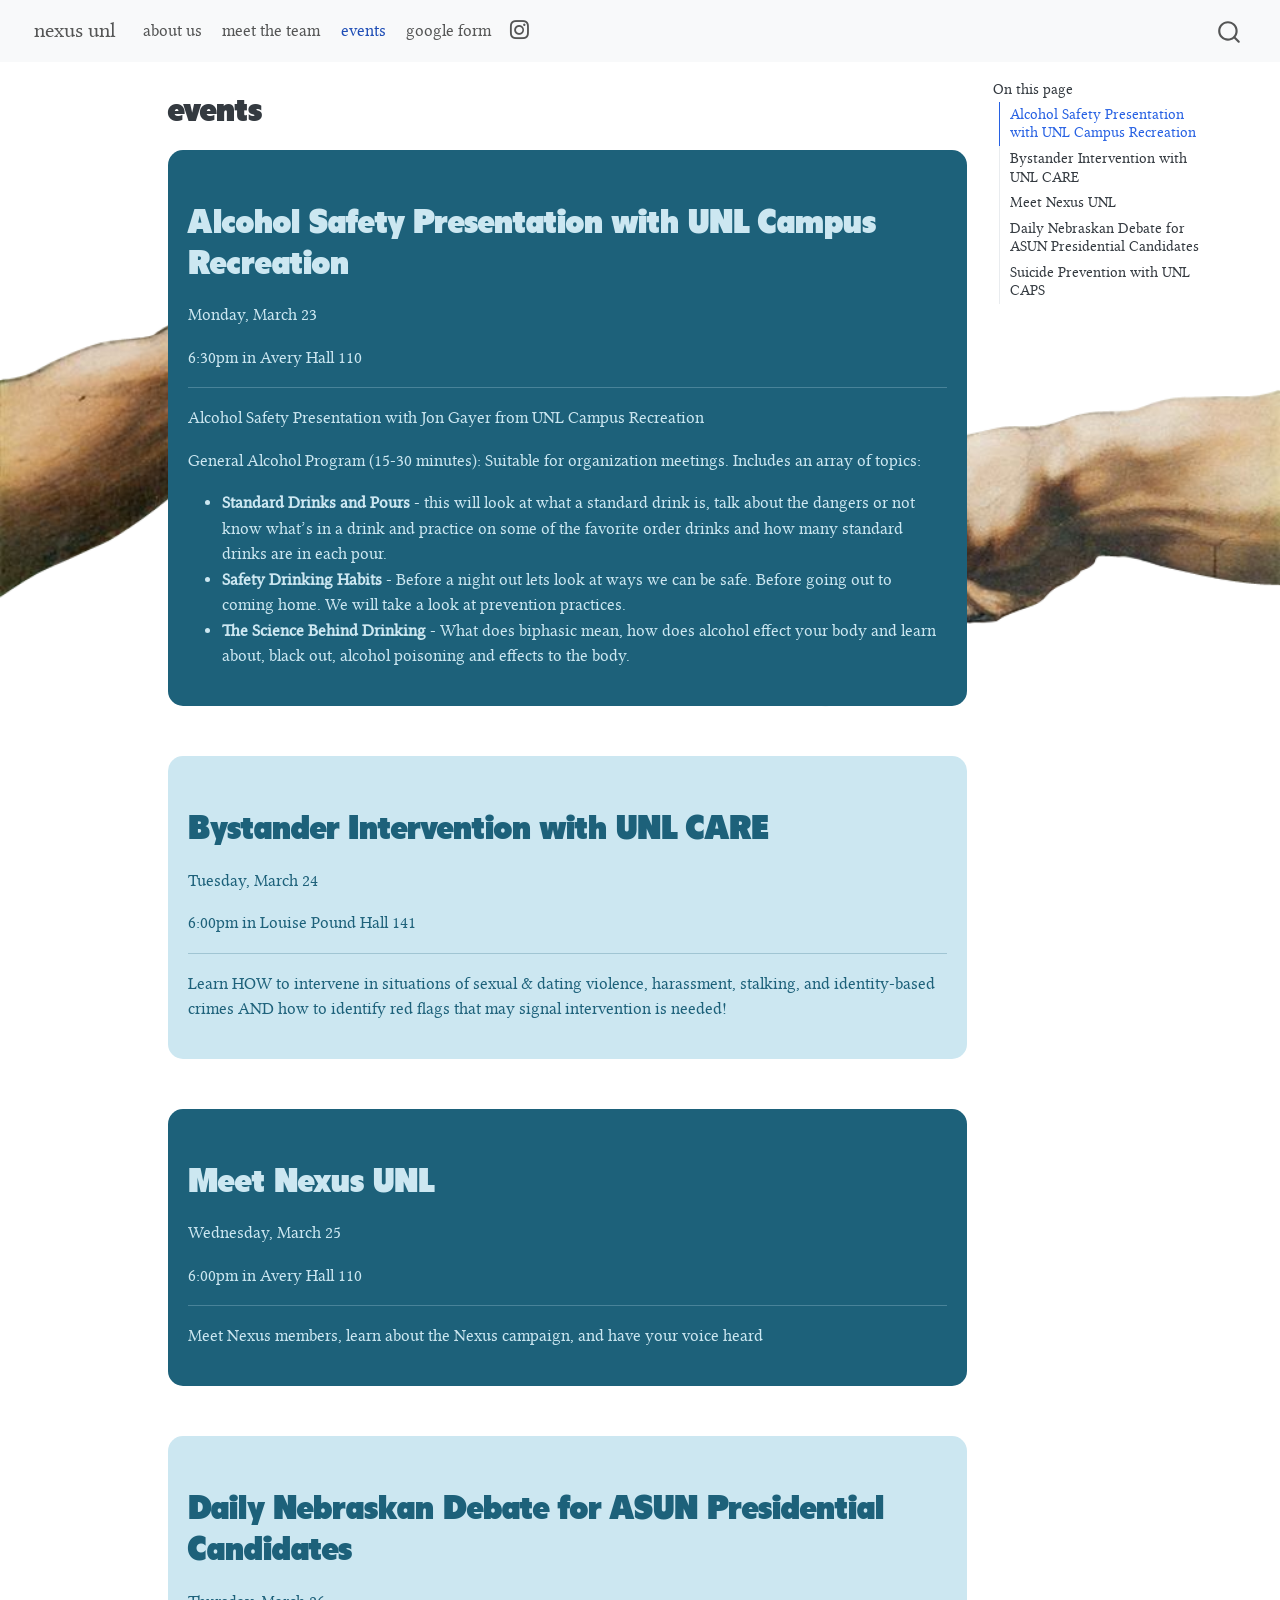
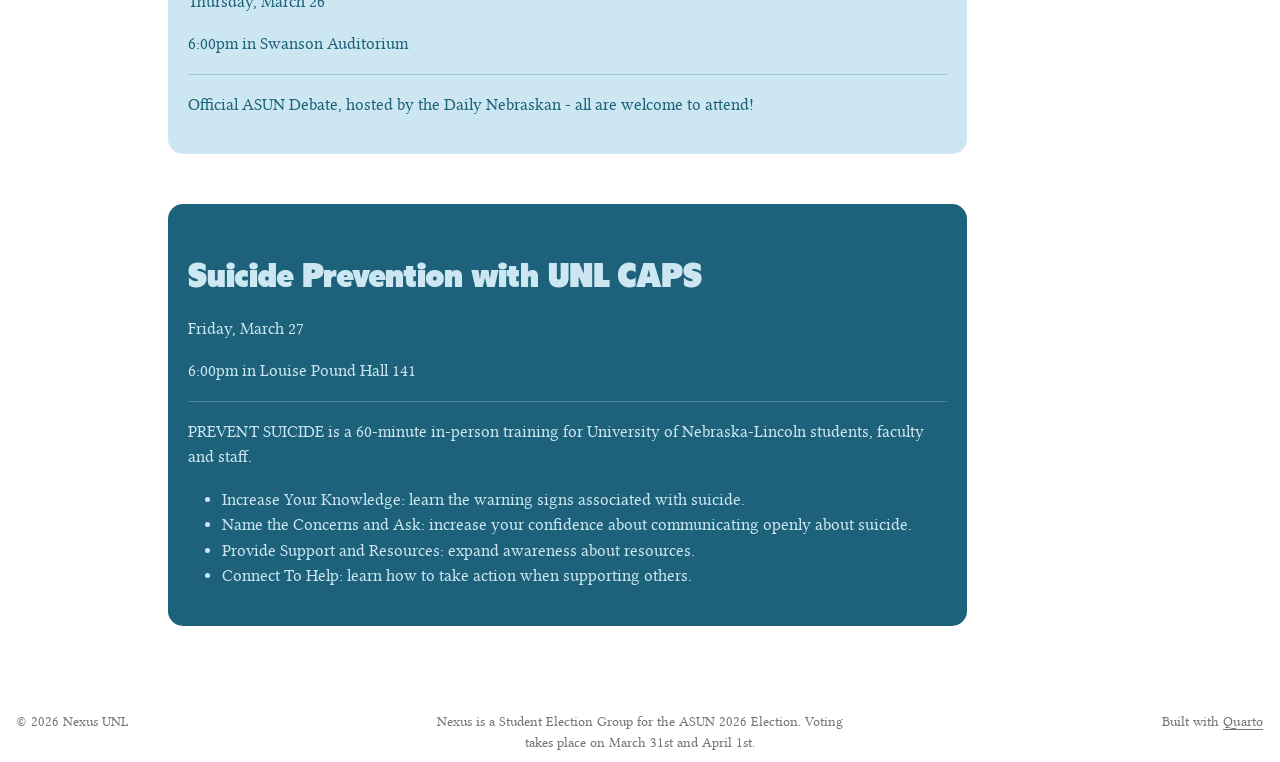
<file: docs/events.html>
<!DOCTYPE html>
<html xmlns="http://www.w3.org/1999/xhtml" lang="en" xml:lang="en"><head>

<meta charset="utf-8">
<meta name="generator" content="quarto-1.8.25">

<meta name="viewport" content="width=device-width, initial-scale=1.0, user-scalable=yes">


<title>events – nexus unl</title>
<style>
code{white-space: pre-wrap;}
span.smallcaps{font-variant: small-caps;}
div.columns{display: flex; gap: min(4vw, 1.5em);}
div.column{flex: auto; overflow-x: auto;}
div.hanging-indent{margin-left: 1.5em; text-indent: -1.5em;}
ul.task-list{list-style: none;}
ul.task-list li input[type="checkbox"] {
  width: 0.8em;
  margin: 0 0.8em 0.2em -1em; /* quarto-specific, see https://github.com/quarto-dev/quarto-cli/issues/4556 */ 
  vertical-align: middle;
}
</style>


<script src="site_libs/quarto-nav/quarto-nav.js"></script>
<script src="site_libs/quarto-nav/headroom.min.js"></script>
<script src="site_libs/clipboard/clipboard.min.js"></script>
<script src="site_libs/quarto-search/autocomplete.umd.js"></script>
<script src="site_libs/quarto-search/fuse.min.js"></script>
<script src="site_libs/quarto-search/quarto-search.js"></script>
<meta name="quarto:offset" content="./">
<link href="./images/favicon.png" rel="icon" type="image/png">
<script src="site_libs/quarto-html/quarto.js" type="module"></script>
<script src="site_libs/quarto-html/tabsets/tabsets.js" type="module"></script>
<script src="site_libs/quarto-html/axe/axe-check.js" type="module"></script>
<script src="site_libs/quarto-html/popper.min.js"></script>
<script src="site_libs/quarto-html/tippy.umd.min.js"></script>
<script src="site_libs/quarto-html/anchor.min.js"></script>
<link href="site_libs/quarto-html/tippy.css" rel="stylesheet">
<link href="site_libs/quarto-html/quarto-syntax-highlighting-7b89279ff1a6dce999919e0e67d4d9ec.css" rel="stylesheet" id="quarto-text-highlighting-styles">
<script src="site_libs/bootstrap/bootstrap.min.js"></script>
<link href="site_libs/bootstrap/bootstrap-icons.css" rel="stylesheet">
<link href="site_libs/bootstrap/bootstrap-e31584831b205ffbb2d98406f31c2a5b.min.css" rel="stylesheet" append-hash="true" id="quarto-bootstrap" data-mode="light">
<script id="quarto-search-options" type="application/json">{
  "location": "navbar",
  "copy-button": false,
  "collapse-after": 3,
  "panel-placement": "end",
  "type": "overlay",
  "limit": 50,
  "keyboard-shortcut": [
    "f",
    "/",
    "s"
  ],
  "show-item-context": false,
  "language": {
    "search-no-results-text": "No results",
    "search-matching-documents-text": "matching documents",
    "search-copy-link-title": "Copy link to search",
    "search-hide-matches-text": "Hide additional matches",
    "search-more-match-text": "more match in this document",
    "search-more-matches-text": "more matches in this document",
    "search-clear-button-title": "Clear",
    "search-text-placeholder": "",
    "search-detached-cancel-button-title": "Cancel",
    "search-submit-button-title": "Submit",
    "search-label": "Search"
  }
}</script>


<link rel="stylesheet" href="fonts-and-styles/styles.css">
</head>

<body class="nav-fixed quarto-light">

<div id="quarto-search-results"></div>
  <header id="quarto-header" class="headroom fixed-top">
    <nav class="navbar navbar-expand-lg " data-bs-theme="dark">
      <div class="navbar-container container-fluid">
      <div class="navbar-brand-container mx-auto">
    <a href="./index.html" class="navbar-brand navbar-brand-logo">
    </a>
    <a class="navbar-brand" href="./index.html">
    <span class="navbar-title">nexus unl</span>
    </a>
  </div>
            <div id="quarto-search" class="" title="Search"></div>
          <button class="navbar-toggler" type="button" data-bs-toggle="collapse" data-bs-target="#navbarCollapse" aria-controls="navbarCollapse" role="menu" aria-expanded="false" aria-label="Toggle navigation" onclick="if (window.quartoToggleHeadroom) { window.quartoToggleHeadroom(); }">
  <span class="navbar-toggler-icon"></span>
</button>
          <div class="collapse navbar-collapse" id="navbarCollapse">
            <ul class="navbar-nav navbar-nav-scroll me-auto">
  <li class="nav-item">
    <a class="nav-link" href="./about.html"> 
<span class="menu-text">about us</span></a>
  </li>  
  <li class="nav-item">
    <a class="nav-link" href="./the-team.html"> 
<span class="menu-text">meet the team</span></a>
  </li>  
  <li class="nav-item">
    <a class="nav-link active" href="./events.html" aria-current="page"> 
<span class="menu-text">events</span></a>
  </li>  
  <li class="nav-item">
    <a class="nav-link" href="./google-form.html"> 
<span class="menu-text">google form</span></a>
  </li>  
  <li class="nav-item compact">
    <a class="nav-link" href="https://www.instagram.com/nexusunl/"> <i class="bi bi-instagram" role="img">
</i> 
<span class="menu-text"></span></a>
  </li>  
</ul>
          </div> <!-- /navcollapse -->
            <div class="quarto-navbar-tools">
</div>
      </div> <!-- /container-fluid -->
    </nav>
</header>
<!-- content -->
<div id="quarto-content" class="quarto-container page-columns page-rows-contents page-layout-article page-navbar">
<!-- sidebar -->
<!-- margin-sidebar -->
    <div id="quarto-margin-sidebar" class="sidebar margin-sidebar">
        <nav id="TOC" role="doc-toc" class="toc-active">
    <h2 id="toc-title">On this page</h2>
   
  <ul>
  <li><a href="#alcohol-safety-presentation-with-unl-campus-recreation" id="toc-alcohol-safety-presentation-with-unl-campus-recreation" class="nav-link active" data-scroll-target="#alcohol-safety-presentation-with-unl-campus-recreation">Alcohol Safety Presentation with UNL Campus Recreation</a></li>
  <li><a href="#bystander-intervention-with-unl-care" id="toc-bystander-intervention-with-unl-care" class="nav-link" data-scroll-target="#bystander-intervention-with-unl-care">Bystander Intervention with UNL CARE</a></li>
  <li><a href="#meet-nexus-unl" id="toc-meet-nexus-unl" class="nav-link" data-scroll-target="#meet-nexus-unl">Meet Nexus UNL</a></li>
  <li><a href="#daily-nebraskan-debate-for-asun-presidential-candidates" id="toc-daily-nebraskan-debate-for-asun-presidential-candidates" class="nav-link" data-scroll-target="#daily-nebraskan-debate-for-asun-presidential-candidates">Daily Nebraskan Debate for ASUN Presidential Candidates</a></li>
  <li><a href="#suicide-prevention-with-unl-caps" id="toc-suicide-prevention-with-unl-caps" class="nav-link" data-scroll-target="#suicide-prevention-with-unl-caps">Suicide Prevention with UNL CAPS</a></li>
  </ul>
</nav>
    </div>
<!-- main -->
<main class="content" id="quarto-document-content">

<header id="title-block-header" class="quarto-title-block default">
<div class="quarto-title">
<h1 class="title">events</h1>
</div>



<div class="quarto-title-meta">

    
  
    
  </div>
  


</header>


<section id="alcohol-safety-presentation-with-unl-campus-recreation" class="level1 section1">
<h1>Alcohol Safety Presentation with UNL Campus Recreation</h1>
<p>Monday, March 23</p>
<p>6:30pm in Avery Hall 110</p>
<hr>
<p>Alcohol Safety Presentation with Jon Gayer from UNL Campus Recreation</p>
<p>General Alcohol Program (15-30 minutes): Suitable for organization meetings. Includes an array of topics:</p>
<ul>
<li><strong>Standard Drinks and Pours</strong> - this will look at what a standard drink is, talk about the dangers or not know what’s in a drink and practice on some of the favorite order drinks and how many standard drinks are in each pour.</li>
<li><strong>Safety Drinking Habits</strong> - Before a night out lets look at ways we can be safe. Before going out to coming home. We will take a look at prevention practices.</li>
<li><strong>The Science Behind Drinking</strong> - What does biphasic mean, how does alcohol effect your body and learn about, black out, alcohol poisoning and effects to the body.</li>
</ul>
</section>
<section id="bystander-intervention-with-unl-care" class="level1 section2 spacer">
<h1>Bystander Intervention with UNL CARE</h1>
<p>Tuesday, March 24</p>
<p>6:00pm in Louise Pound Hall 141</p>
<hr>
<p>Learn HOW to intervene in situations of sexual &amp; dating violence, harassment, stalking, and identity-based crimes AND how to identify red flags that may signal intervention is needed!</p>
</section>
<section id="meet-nexus-unl" class="level1 section1 spacer">
<h1>Meet Nexus UNL</h1>
<p>Wednesday, March 25</p>
<p>6:00pm in Avery Hall 110</p>
<hr>
<p>Meet Nexus members, learn about the Nexus campaign, and have your voice heard</p>
</section>
<section id="daily-nebraskan-debate-for-asun-presidential-candidates" class="level1 section2 spacer">
<h1>Daily Nebraskan Debate for ASUN Presidential Candidates</h1>
<p>Thursday, March 26</p>
<p>6:00pm in Swanson Auditorium</p>
<hr>
<p>Official ASUN Debate, hosted by the Daily Nebraskan - all are welcome to attend!</p>
</section>
<section id="suicide-prevention-with-unl-caps" class="level1 section1 spacer">
<h1>Suicide Prevention with UNL CAPS</h1>
<p>Friday, March 27</p>
<p>6:00pm in Louise Pound Hall 141</p>
<hr>
<p>PREVENT SUICIDE is a 60-minute in-person training for University of Nebraska-Lincoln students, faculty and staff.</p>
<ul>
<li>Increase Your Knowledge: learn the warning signs associated with suicide.</li>
<li>Name the Concerns and Ask: increase your confidence about communicating openly about suicide.</li>
<li>Provide Support and Resources: expand awareness about resources.</li>
<li>Connect To Help: learn how to take action when supporting others.</li>
</ul>
</section>



</main> <!-- /main -->
<script id="quarto-html-after-body" type="application/javascript">
  window.document.addEventListener("DOMContentLoaded", function (event) {
    const icon = "";
    const anchorJS = new window.AnchorJS();
    anchorJS.options = {
      placement: 'right',
      icon: icon
    };
    anchorJS.add('.anchored');
    const isCodeAnnotation = (el) => {
      for (const clz of el.classList) {
        if (clz.startsWith('code-annotation-')) {                     
          return true;
        }
      }
      return false;
    }
    const onCopySuccess = function(e) {
      // button target
      const button = e.trigger;
      // don't keep focus
      button.blur();
      // flash "checked"
      button.classList.add('code-copy-button-checked');
      var currentTitle = button.getAttribute("title");
      button.setAttribute("title", "Copied!");
      let tooltip;
      if (window.bootstrap) {
        button.setAttribute("data-bs-toggle", "tooltip");
        button.setAttribute("data-bs-placement", "left");
        button.setAttribute("data-bs-title", "Copied!");
        tooltip = new bootstrap.Tooltip(button, 
          { trigger: "manual", 
            customClass: "code-copy-button-tooltip",
            offset: [0, -8]});
        tooltip.show();    
      }
      setTimeout(function() {
        if (tooltip) {
          tooltip.hide();
          button.removeAttribute("data-bs-title");
          button.removeAttribute("data-bs-toggle");
          button.removeAttribute("data-bs-placement");
        }
        button.setAttribute("title", currentTitle);
        button.classList.remove('code-copy-button-checked');
      }, 1000);
      // clear code selection
      e.clearSelection();
    }
    const getTextToCopy = function(trigger) {
      const outerScaffold = trigger.parentElement.cloneNode(true);
      const codeEl = outerScaffold.querySelector('code');
      for (const childEl of codeEl.children) {
        if (isCodeAnnotation(childEl)) {
          childEl.remove();
        }
      }
      return codeEl.innerText;
    }
    const clipboard = new window.ClipboardJS('.code-copy-button:not([data-in-quarto-modal])', {
      text: getTextToCopy
    });
    clipboard.on('success', onCopySuccess);
    if (window.document.getElementById('quarto-embedded-source-code-modal')) {
      const clipboardModal = new window.ClipboardJS('.code-copy-button[data-in-quarto-modal]', {
        text: getTextToCopy,
        container: window.document.getElementById('quarto-embedded-source-code-modal')
      });
      clipboardModal.on('success', onCopySuccess);
    }
      var localhostRegex = new RegExp(/^(?:http|https):\/\/localhost\:?[0-9]*\//);
      var mailtoRegex = new RegExp(/^mailto:/);
        var filterRegex = new RegExp('/' + window.location.host + '/');
      var isInternal = (href) => {
          return filterRegex.test(href) || localhostRegex.test(href) || mailtoRegex.test(href);
      }
      // Inspect non-navigation links and adorn them if external
     var links = window.document.querySelectorAll('a[href]:not(.nav-link):not(.navbar-brand):not(.toc-action):not(.sidebar-link):not(.sidebar-item-toggle):not(.pagination-link):not(.no-external):not([aria-hidden]):not(.dropdown-item):not(.quarto-navigation-tool):not(.about-link)');
      for (var i=0; i<links.length; i++) {
        const link = links[i];
        if (!isInternal(link.href)) {
          // undo the damage that might have been done by quarto-nav.js in the case of
          // links that we want to consider external
          if (link.dataset.originalHref !== undefined) {
            link.href = link.dataset.originalHref;
          }
        }
      }
    function tippyHover(el, contentFn, onTriggerFn, onUntriggerFn) {
      const config = {
        allowHTML: true,
        maxWidth: 500,
        delay: 100,
        arrow: false,
        appendTo: function(el) {
            return el.parentElement;
        },
        interactive: true,
        interactiveBorder: 10,
        theme: 'quarto',
        placement: 'bottom-start',
      };
      if (contentFn) {
        config.content = contentFn;
      }
      if (onTriggerFn) {
        config.onTrigger = onTriggerFn;
      }
      if (onUntriggerFn) {
        config.onUntrigger = onUntriggerFn;
      }
      window.tippy(el, config); 
    }
    const noterefs = window.document.querySelectorAll('a[role="doc-noteref"]');
    for (var i=0; i<noterefs.length; i++) {
      const ref = noterefs[i];
      tippyHover(ref, function() {
        // use id or data attribute instead here
        let href = ref.getAttribute('data-footnote-href') || ref.getAttribute('href');
        try { href = new URL(href).hash; } catch {}
        const id = href.replace(/^#\/?/, "");
        const note = window.document.getElementById(id);
        if (note) {
          return note.innerHTML;
        } else {
          return "";
        }
      });
    }
    const xrefs = window.document.querySelectorAll('a.quarto-xref');
    const processXRef = (id, note) => {
      // Strip column container classes
      const stripColumnClz = (el) => {
        el.classList.remove("page-full", "page-columns");
        if (el.children) {
          for (const child of el.children) {
            stripColumnClz(child);
          }
        }
      }
      stripColumnClz(note)
      if (id === null || id.startsWith('sec-')) {
        // Special case sections, only their first couple elements
        const container = document.createElement("div");
        if (note.children && note.children.length > 2) {
          container.appendChild(note.children[0].cloneNode(true));
          for (let i = 1; i < note.children.length; i++) {
            const child = note.children[i];
            if (child.tagName === "P" && child.innerText === "") {
              continue;
            } else {
              container.appendChild(child.cloneNode(true));
              break;
            }
          }
          if (window.Quarto?.typesetMath) {
            window.Quarto.typesetMath(container);
          }
          return container.innerHTML
        } else {
          if (window.Quarto?.typesetMath) {
            window.Quarto.typesetMath(note);
          }
          return note.innerHTML;
        }
      } else {
        // Remove any anchor links if they are present
        const anchorLink = note.querySelector('a.anchorjs-link');
        if (anchorLink) {
          anchorLink.remove();
        }
        if (window.Quarto?.typesetMath) {
          window.Quarto.typesetMath(note);
        }
        if (note.classList.contains("callout")) {
          return note.outerHTML;
        } else {
          return note.innerHTML;
        }
      }
    }
    for (var i=0; i<xrefs.length; i++) {
      const xref = xrefs[i];
      tippyHover(xref, undefined, function(instance) {
        instance.disable();
        let url = xref.getAttribute('href');
        let hash = undefined; 
        if (url.startsWith('#')) {
          hash = url;
        } else {
          try { hash = new URL(url).hash; } catch {}
        }
        if (hash) {
          const id = hash.replace(/^#\/?/, "");
          const note = window.document.getElementById(id);
          if (note !== null) {
            try {
              const html = processXRef(id, note.cloneNode(true));
              instance.setContent(html);
            } finally {
              instance.enable();
              instance.show();
            }
          } else {
            // See if we can fetch this
            fetch(url.split('#')[0])
            .then(res => res.text())
            .then(html => {
              const parser = new DOMParser();
              const htmlDoc = parser.parseFromString(html, "text/html");
              const note = htmlDoc.getElementById(id);
              if (note !== null) {
                const html = processXRef(id, note);
                instance.setContent(html);
              } 
            }).finally(() => {
              instance.enable();
              instance.show();
            });
          }
        } else {
          // See if we can fetch a full url (with no hash to target)
          // This is a special case and we should probably do some content thinning / targeting
          fetch(url)
          .then(res => res.text())
          .then(html => {
            const parser = new DOMParser();
            const htmlDoc = parser.parseFromString(html, "text/html");
            const note = htmlDoc.querySelector('main.content');
            if (note !== null) {
              // This should only happen for chapter cross references
              // (since there is no id in the URL)
              // remove the first header
              if (note.children.length > 0 && note.children[0].tagName === "HEADER") {
                note.children[0].remove();
              }
              const html = processXRef(null, note);
              instance.setContent(html);
            } 
          }).finally(() => {
            instance.enable();
            instance.show();
          });
        }
      }, function(instance) {
      });
    }
        let selectedAnnoteEl;
        const selectorForAnnotation = ( cell, annotation) => {
          let cellAttr = 'data-code-cell="' + cell + '"';
          let lineAttr = 'data-code-annotation="' +  annotation + '"';
          const selector = 'span[' + cellAttr + '][' + lineAttr + ']';
          return selector;
        }
        const selectCodeLines = (annoteEl) => {
          const doc = window.document;
          const targetCell = annoteEl.getAttribute("data-target-cell");
          const targetAnnotation = annoteEl.getAttribute("data-target-annotation");
          const annoteSpan = window.document.querySelector(selectorForAnnotation(targetCell, targetAnnotation));
          const lines = annoteSpan.getAttribute("data-code-lines").split(",");
          const lineIds = lines.map((line) => {
            return targetCell + "-" + line;
          })
          let top = null;
          let height = null;
          let parent = null;
          if (lineIds.length > 0) {
              //compute the position of the single el (top and bottom and make a div)
              const el = window.document.getElementById(lineIds[0]);
              top = el.offsetTop;
              height = el.offsetHeight;
              parent = el.parentElement.parentElement;
            if (lineIds.length > 1) {
              const lastEl = window.document.getElementById(lineIds[lineIds.length - 1]);
              const bottom = lastEl.offsetTop + lastEl.offsetHeight;
              height = bottom - top;
            }
            if (top !== null && height !== null && parent !== null) {
              // cook up a div (if necessary) and position it 
              let div = window.document.getElementById("code-annotation-line-highlight");
              if (div === null) {
                div = window.document.createElement("div");
                div.setAttribute("id", "code-annotation-line-highlight");
                div.style.position = 'absolute';
                parent.appendChild(div);
              }
              div.style.top = top - 2 + "px";
              div.style.height = height + 4 + "px";
              div.style.left = 0;
              let gutterDiv = window.document.getElementById("code-annotation-line-highlight-gutter");
              if (gutterDiv === null) {
                gutterDiv = window.document.createElement("div");
                gutterDiv.setAttribute("id", "code-annotation-line-highlight-gutter");
                gutterDiv.style.position = 'absolute';
                const codeCell = window.document.getElementById(targetCell);
                const gutter = codeCell.querySelector('.code-annotation-gutter');
                gutter.appendChild(gutterDiv);
              }
              gutterDiv.style.top = top - 2 + "px";
              gutterDiv.style.height = height + 4 + "px";
            }
            selectedAnnoteEl = annoteEl;
          }
        };
        const unselectCodeLines = () => {
          const elementsIds = ["code-annotation-line-highlight", "code-annotation-line-highlight-gutter"];
          elementsIds.forEach((elId) => {
            const div = window.document.getElementById(elId);
            if (div) {
              div.remove();
            }
          });
          selectedAnnoteEl = undefined;
        };
          // Handle positioning of the toggle
      window.addEventListener(
        "resize",
        throttle(() => {
          elRect = undefined;
          if (selectedAnnoteEl) {
            selectCodeLines(selectedAnnoteEl);
          }
        }, 10)
      );
      function throttle(fn, ms) {
      let throttle = false;
      let timer;
        return (...args) => {
          if(!throttle) { // first call gets through
              fn.apply(this, args);
              throttle = true;
          } else { // all the others get throttled
              if(timer) clearTimeout(timer); // cancel #2
              timer = setTimeout(() => {
                fn.apply(this, args);
                timer = throttle = false;
              }, ms);
          }
        };
      }
        // Attach click handler to the DT
        const annoteDls = window.document.querySelectorAll('dt[data-target-cell]');
        for (const annoteDlNode of annoteDls) {
          annoteDlNode.addEventListener('click', (event) => {
            const clickedEl = event.target;
            if (clickedEl !== selectedAnnoteEl) {
              unselectCodeLines();
              const activeEl = window.document.querySelector('dt[data-target-cell].code-annotation-active');
              if (activeEl) {
                activeEl.classList.remove('code-annotation-active');
              }
              selectCodeLines(clickedEl);
              clickedEl.classList.add('code-annotation-active');
            } else {
              // Unselect the line
              unselectCodeLines();
              clickedEl.classList.remove('code-annotation-active');
            }
          });
        }
    const findCites = (el) => {
      const parentEl = el.parentElement;
      if (parentEl) {
        const cites = parentEl.dataset.cites;
        if (cites) {
          return {
            el,
            cites: cites.split(' ')
          };
        } else {
          return findCites(el.parentElement)
        }
      } else {
        return undefined;
      }
    };
    var bibliorefs = window.document.querySelectorAll('a[role="doc-biblioref"]');
    for (var i=0; i<bibliorefs.length; i++) {
      const ref = bibliorefs[i];
      const citeInfo = findCites(ref);
      if (citeInfo) {
        tippyHover(citeInfo.el, function() {
          var popup = window.document.createElement('div');
          citeInfo.cites.forEach(function(cite) {
            var citeDiv = window.document.createElement('div');
            citeDiv.classList.add('hanging-indent');
            citeDiv.classList.add('csl-entry');
            var biblioDiv = window.document.getElementById('ref-' + cite);
            if (biblioDiv) {
              citeDiv.innerHTML = biblioDiv.innerHTML;
            }
            popup.appendChild(citeDiv);
          });
          return popup.innerHTML;
        });
      }
    }
  });
  </script>
</div> <!-- /content -->
<footer class="footer">
  <div class="nav-footer">
    <div class="nav-footer-left">
<p>© 2026 Nexus UNL</p>
</div>   
    <div class="nav-footer-center">
<p>Nexus is a Student Election Group for the ASUN 2026 Election. Voting takes place on March 31st and April 1st.</p>
</div>
    <div class="nav-footer-right">
<p>Built with <a href="https://quarto.org">Quarto</a></p>
</div>
  </div>
</footer>




</body></html>
</file>
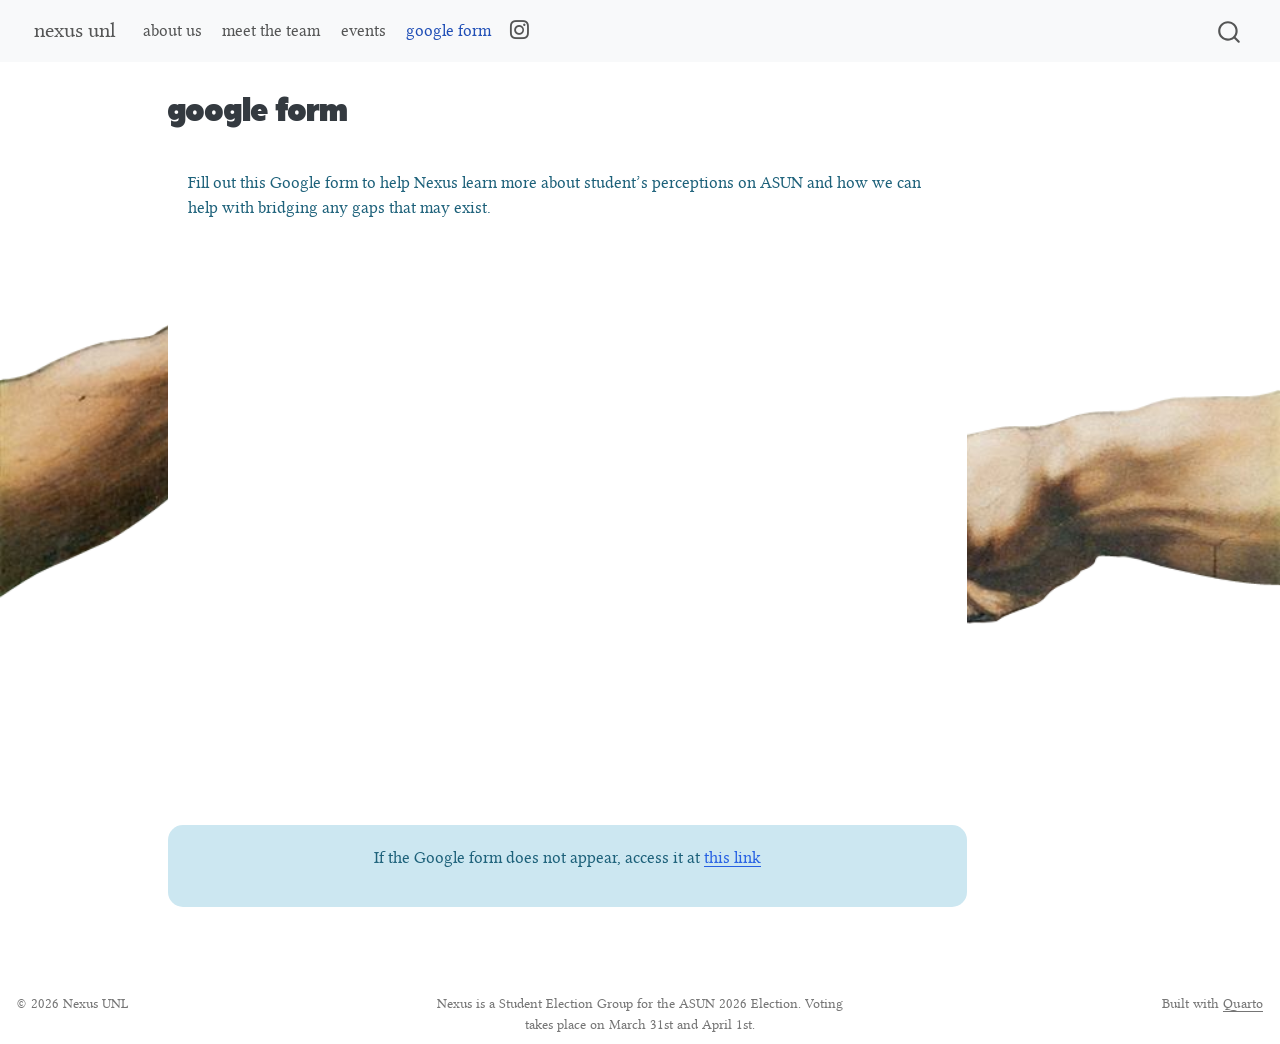
<file: docs/google-form.html>
<!DOCTYPE html>
<html xmlns="http://www.w3.org/1999/xhtml" lang="en" xml:lang="en"><head>

<meta charset="utf-8">
<meta name="generator" content="quarto-1.8.25">

<meta name="viewport" content="width=device-width, initial-scale=1.0, user-scalable=yes">


<title>google form – nexus unl</title>
<style>
code{white-space: pre-wrap;}
span.smallcaps{font-variant: small-caps;}
div.columns{display: flex; gap: min(4vw, 1.5em);}
div.column{flex: auto; overflow-x: auto;}
div.hanging-indent{margin-left: 1.5em; text-indent: -1.5em;}
ul.task-list{list-style: none;}
ul.task-list li input[type="checkbox"] {
  width: 0.8em;
  margin: 0 0.8em 0.2em -1em; /* quarto-specific, see https://github.com/quarto-dev/quarto-cli/issues/4556 */ 
  vertical-align: middle;
}
</style>


<script src="site_libs/quarto-nav/quarto-nav.js"></script>
<script src="site_libs/quarto-nav/headroom.min.js"></script>
<script src="site_libs/clipboard/clipboard.min.js"></script>
<script src="site_libs/quarto-search/autocomplete.umd.js"></script>
<script src="site_libs/quarto-search/fuse.min.js"></script>
<script src="site_libs/quarto-search/quarto-search.js"></script>
<meta name="quarto:offset" content="./">
<link href="./images/favicon.png" rel="icon" type="image/png">
<script src="site_libs/quarto-html/quarto.js" type="module"></script>
<script src="site_libs/quarto-html/tabsets/tabsets.js" type="module"></script>
<script src="site_libs/quarto-html/axe/axe-check.js" type="module"></script>
<script src="site_libs/quarto-html/popper.min.js"></script>
<script src="site_libs/quarto-html/tippy.umd.min.js"></script>
<script src="site_libs/quarto-html/anchor.min.js"></script>
<link href="site_libs/quarto-html/tippy.css" rel="stylesheet">
<link href="site_libs/quarto-html/quarto-syntax-highlighting-7b89279ff1a6dce999919e0e67d4d9ec.css" rel="stylesheet" id="quarto-text-highlighting-styles">
<script src="site_libs/bootstrap/bootstrap.min.js"></script>
<link href="site_libs/bootstrap/bootstrap-icons.css" rel="stylesheet">
<link href="site_libs/bootstrap/bootstrap-e31584831b205ffbb2d98406f31c2a5b.min.css" rel="stylesheet" append-hash="true" id="quarto-bootstrap" data-mode="light">
<script id="quarto-search-options" type="application/json">{
  "location": "navbar",
  "copy-button": false,
  "collapse-after": 3,
  "panel-placement": "end",
  "type": "overlay",
  "limit": 50,
  "keyboard-shortcut": [
    "f",
    "/",
    "s"
  ],
  "show-item-context": false,
  "language": {
    "search-no-results-text": "No results",
    "search-matching-documents-text": "matching documents",
    "search-copy-link-title": "Copy link to search",
    "search-hide-matches-text": "Hide additional matches",
    "search-more-match-text": "more match in this document",
    "search-more-matches-text": "more matches in this document",
    "search-clear-button-title": "Clear",
    "search-text-placeholder": "",
    "search-detached-cancel-button-title": "Cancel",
    "search-submit-button-title": "Submit",
    "search-label": "Search"
  }
}</script>


<link rel="stylesheet" href="fonts-and-styles/styles.css">
</head>

<body class="nav-fixed quarto-light">

<div id="quarto-search-results"></div>
  <header id="quarto-header" class="headroom fixed-top">
    <nav class="navbar navbar-expand-lg " data-bs-theme="dark">
      <div class="navbar-container container-fluid">
      <div class="navbar-brand-container mx-auto">
    <a href="./index.html" class="navbar-brand navbar-brand-logo">
    </a>
    <a class="navbar-brand" href="./index.html">
    <span class="navbar-title">nexus unl</span>
    </a>
  </div>
            <div id="quarto-search" class="" title="Search"></div>
          <button class="navbar-toggler" type="button" data-bs-toggle="collapse" data-bs-target="#navbarCollapse" aria-controls="navbarCollapse" role="menu" aria-expanded="false" aria-label="Toggle navigation" onclick="if (window.quartoToggleHeadroom) { window.quartoToggleHeadroom(); }">
  <span class="navbar-toggler-icon"></span>
</button>
          <div class="collapse navbar-collapse" id="navbarCollapse">
            <ul class="navbar-nav navbar-nav-scroll me-auto">
  <li class="nav-item">
    <a class="nav-link" href="./about.html"> 
<span class="menu-text">about us</span></a>
  </li>  
  <li class="nav-item">
    <a class="nav-link" href="./the-team.html"> 
<span class="menu-text">meet the team</span></a>
  </li>  
  <li class="nav-item">
    <a class="nav-link" href="./events.html"> 
<span class="menu-text">events</span></a>
  </li>  
  <li class="nav-item">
    <a class="nav-link active" href="./google-form.html" aria-current="page"> 
<span class="menu-text">google form</span></a>
  </li>  
  <li class="nav-item compact">
    <a class="nav-link" href="https://www.instagram.com/nexusunl/"> <i class="bi bi-instagram" role="img">
</i> 
<span class="menu-text"></span></a>
  </li>  
</ul>
          </div> <!-- /navcollapse -->
            <div class="quarto-navbar-tools">
</div>
      </div> <!-- /container-fluid -->
    </nav>
</header>
<!-- content -->
<div id="quarto-content" class="quarto-container page-columns page-rows-contents page-layout-article page-navbar">
<!-- sidebar -->
<!-- margin-sidebar -->
    <div id="quarto-margin-sidebar" class="sidebar margin-sidebar zindex-bottom">
        
    </div>
<!-- main -->
<main class="content" id="quarto-document-content">

<header id="title-block-header" class="quarto-title-block default">
<div class="quarto-title">
<h1 class="title">google form</h1>
</div>



<div class="quarto-title-meta">

    
  
    
  </div>
  


</header>


<div class="section3-2">
<p>Fill out this Google form to help Nexus learn more about student’s perceptions on ASUN and how we can help with bridging any gaps that may exist.</p>
<div style="width:100%;max-width:100%;overflow:hidden;">
  <iframe src="https://docs.google.com/forms/d/e/1FAIpQLSfYNCWjkb_xRf_Uy-9oicdMBNiRnc4EOOJoXbTvvzGxVHNERA/viewform?embedded=true" width="100%" height="1000" frameborder="0" scrolling="yes" style="display:block;width:100%;height:500px;max-width:100%;border:0;overflow:auto;">
  </iframe>
</div>
</div>
<div class="spacer section2 center-text">
<p>If the Google form does not appear, access it at <a href="https://forms.gle/JBrY1vcSqbgny7WP9">this link</a></p>
</div>



</main> <!-- /main -->
<script id="quarto-html-after-body" type="application/javascript">
  window.document.addEventListener("DOMContentLoaded", function (event) {
    const icon = "";
    const anchorJS = new window.AnchorJS();
    anchorJS.options = {
      placement: 'right',
      icon: icon
    };
    anchorJS.add('.anchored');
    const isCodeAnnotation = (el) => {
      for (const clz of el.classList) {
        if (clz.startsWith('code-annotation-')) {                     
          return true;
        }
      }
      return false;
    }
    const onCopySuccess = function(e) {
      // button target
      const button = e.trigger;
      // don't keep focus
      button.blur();
      // flash "checked"
      button.classList.add('code-copy-button-checked');
      var currentTitle = button.getAttribute("title");
      button.setAttribute("title", "Copied!");
      let tooltip;
      if (window.bootstrap) {
        button.setAttribute("data-bs-toggle", "tooltip");
        button.setAttribute("data-bs-placement", "left");
        button.setAttribute("data-bs-title", "Copied!");
        tooltip = new bootstrap.Tooltip(button, 
          { trigger: "manual", 
            customClass: "code-copy-button-tooltip",
            offset: [0, -8]});
        tooltip.show();    
      }
      setTimeout(function() {
        if (tooltip) {
          tooltip.hide();
          button.removeAttribute("data-bs-title");
          button.removeAttribute("data-bs-toggle");
          button.removeAttribute("data-bs-placement");
        }
        button.setAttribute("title", currentTitle);
        button.classList.remove('code-copy-button-checked');
      }, 1000);
      // clear code selection
      e.clearSelection();
    }
    const getTextToCopy = function(trigger) {
      const outerScaffold = trigger.parentElement.cloneNode(true);
      const codeEl = outerScaffold.querySelector('code');
      for (const childEl of codeEl.children) {
        if (isCodeAnnotation(childEl)) {
          childEl.remove();
        }
      }
      return codeEl.innerText;
    }
    const clipboard = new window.ClipboardJS('.code-copy-button:not([data-in-quarto-modal])', {
      text: getTextToCopy
    });
    clipboard.on('success', onCopySuccess);
    if (window.document.getElementById('quarto-embedded-source-code-modal')) {
      const clipboardModal = new window.ClipboardJS('.code-copy-button[data-in-quarto-modal]', {
        text: getTextToCopy,
        container: window.document.getElementById('quarto-embedded-source-code-modal')
      });
      clipboardModal.on('success', onCopySuccess);
    }
      var localhostRegex = new RegExp(/^(?:http|https):\/\/localhost\:?[0-9]*\//);
      var mailtoRegex = new RegExp(/^mailto:/);
        var filterRegex = new RegExp('/' + window.location.host + '/');
      var isInternal = (href) => {
          return filterRegex.test(href) || localhostRegex.test(href) || mailtoRegex.test(href);
      }
      // Inspect non-navigation links and adorn them if external
     var links = window.document.querySelectorAll('a[href]:not(.nav-link):not(.navbar-brand):not(.toc-action):not(.sidebar-link):not(.sidebar-item-toggle):not(.pagination-link):not(.no-external):not([aria-hidden]):not(.dropdown-item):not(.quarto-navigation-tool):not(.about-link)');
      for (var i=0; i<links.length; i++) {
        const link = links[i];
        if (!isInternal(link.href)) {
          // undo the damage that might have been done by quarto-nav.js in the case of
          // links that we want to consider external
          if (link.dataset.originalHref !== undefined) {
            link.href = link.dataset.originalHref;
          }
        }
      }
    function tippyHover(el, contentFn, onTriggerFn, onUntriggerFn) {
      const config = {
        allowHTML: true,
        maxWidth: 500,
        delay: 100,
        arrow: false,
        appendTo: function(el) {
            return el.parentElement;
        },
        interactive: true,
        interactiveBorder: 10,
        theme: 'quarto',
        placement: 'bottom-start',
      };
      if (contentFn) {
        config.content = contentFn;
      }
      if (onTriggerFn) {
        config.onTrigger = onTriggerFn;
      }
      if (onUntriggerFn) {
        config.onUntrigger = onUntriggerFn;
      }
      window.tippy(el, config); 
    }
    const noterefs = window.document.querySelectorAll('a[role="doc-noteref"]');
    for (var i=0; i<noterefs.length; i++) {
      const ref = noterefs[i];
      tippyHover(ref, function() {
        // use id or data attribute instead here
        let href = ref.getAttribute('data-footnote-href') || ref.getAttribute('href');
        try { href = new URL(href).hash; } catch {}
        const id = href.replace(/^#\/?/, "");
        const note = window.document.getElementById(id);
        if (note) {
          return note.innerHTML;
        } else {
          return "";
        }
      });
    }
    const xrefs = window.document.querySelectorAll('a.quarto-xref');
    const processXRef = (id, note) => {
      // Strip column container classes
      const stripColumnClz = (el) => {
        el.classList.remove("page-full", "page-columns");
        if (el.children) {
          for (const child of el.children) {
            stripColumnClz(child);
          }
        }
      }
      stripColumnClz(note)
      if (id === null || id.startsWith('sec-')) {
        // Special case sections, only their first couple elements
        const container = document.createElement("div");
        if (note.children && note.children.length > 2) {
          container.appendChild(note.children[0].cloneNode(true));
          for (let i = 1; i < note.children.length; i++) {
            const child = note.children[i];
            if (child.tagName === "P" && child.innerText === "") {
              continue;
            } else {
              container.appendChild(child.cloneNode(true));
              break;
            }
          }
          if (window.Quarto?.typesetMath) {
            window.Quarto.typesetMath(container);
          }
          return container.innerHTML
        } else {
          if (window.Quarto?.typesetMath) {
            window.Quarto.typesetMath(note);
          }
          return note.innerHTML;
        }
      } else {
        // Remove any anchor links if they are present
        const anchorLink = note.querySelector('a.anchorjs-link');
        if (anchorLink) {
          anchorLink.remove();
        }
        if (window.Quarto?.typesetMath) {
          window.Quarto.typesetMath(note);
        }
        if (note.classList.contains("callout")) {
          return note.outerHTML;
        } else {
          return note.innerHTML;
        }
      }
    }
    for (var i=0; i<xrefs.length; i++) {
      const xref = xrefs[i];
      tippyHover(xref, undefined, function(instance) {
        instance.disable();
        let url = xref.getAttribute('href');
        let hash = undefined; 
        if (url.startsWith('#')) {
          hash = url;
        } else {
          try { hash = new URL(url).hash; } catch {}
        }
        if (hash) {
          const id = hash.replace(/^#\/?/, "");
          const note = window.document.getElementById(id);
          if (note !== null) {
            try {
              const html = processXRef(id, note.cloneNode(true));
              instance.setContent(html);
            } finally {
              instance.enable();
              instance.show();
            }
          } else {
            // See if we can fetch this
            fetch(url.split('#')[0])
            .then(res => res.text())
            .then(html => {
              const parser = new DOMParser();
              const htmlDoc = parser.parseFromString(html, "text/html");
              const note = htmlDoc.getElementById(id);
              if (note !== null) {
                const html = processXRef(id, note);
                instance.setContent(html);
              } 
            }).finally(() => {
              instance.enable();
              instance.show();
            });
          }
        } else {
          // See if we can fetch a full url (with no hash to target)
          // This is a special case and we should probably do some content thinning / targeting
          fetch(url)
          .then(res => res.text())
          .then(html => {
            const parser = new DOMParser();
            const htmlDoc = parser.parseFromString(html, "text/html");
            const note = htmlDoc.querySelector('main.content');
            if (note !== null) {
              // This should only happen for chapter cross references
              // (since there is no id in the URL)
              // remove the first header
              if (note.children.length > 0 && note.children[0].tagName === "HEADER") {
                note.children[0].remove();
              }
              const html = processXRef(null, note);
              instance.setContent(html);
            } 
          }).finally(() => {
            instance.enable();
            instance.show();
          });
        }
      }, function(instance) {
      });
    }
        let selectedAnnoteEl;
        const selectorForAnnotation = ( cell, annotation) => {
          let cellAttr = 'data-code-cell="' + cell + '"';
          let lineAttr = 'data-code-annotation="' +  annotation + '"';
          const selector = 'span[' + cellAttr + '][' + lineAttr + ']';
          return selector;
        }
        const selectCodeLines = (annoteEl) => {
          const doc = window.document;
          const targetCell = annoteEl.getAttribute("data-target-cell");
          const targetAnnotation = annoteEl.getAttribute("data-target-annotation");
          const annoteSpan = window.document.querySelector(selectorForAnnotation(targetCell, targetAnnotation));
          const lines = annoteSpan.getAttribute("data-code-lines").split(",");
          const lineIds = lines.map((line) => {
            return targetCell + "-" + line;
          })
          let top = null;
          let height = null;
          let parent = null;
          if (lineIds.length > 0) {
              //compute the position of the single el (top and bottom and make a div)
              const el = window.document.getElementById(lineIds[0]);
              top = el.offsetTop;
              height = el.offsetHeight;
              parent = el.parentElement.parentElement;
            if (lineIds.length > 1) {
              const lastEl = window.document.getElementById(lineIds[lineIds.length - 1]);
              const bottom = lastEl.offsetTop + lastEl.offsetHeight;
              height = bottom - top;
            }
            if (top !== null && height !== null && parent !== null) {
              // cook up a div (if necessary) and position it 
              let div = window.document.getElementById("code-annotation-line-highlight");
              if (div === null) {
                div = window.document.createElement("div");
                div.setAttribute("id", "code-annotation-line-highlight");
                div.style.position = 'absolute';
                parent.appendChild(div);
              }
              div.style.top = top - 2 + "px";
              div.style.height = height + 4 + "px";
              div.style.left = 0;
              let gutterDiv = window.document.getElementById("code-annotation-line-highlight-gutter");
              if (gutterDiv === null) {
                gutterDiv = window.document.createElement("div");
                gutterDiv.setAttribute("id", "code-annotation-line-highlight-gutter");
                gutterDiv.style.position = 'absolute';
                const codeCell = window.document.getElementById(targetCell);
                const gutter = codeCell.querySelector('.code-annotation-gutter');
                gutter.appendChild(gutterDiv);
              }
              gutterDiv.style.top = top - 2 + "px";
              gutterDiv.style.height = height + 4 + "px";
            }
            selectedAnnoteEl = annoteEl;
          }
        };
        const unselectCodeLines = () => {
          const elementsIds = ["code-annotation-line-highlight", "code-annotation-line-highlight-gutter"];
          elementsIds.forEach((elId) => {
            const div = window.document.getElementById(elId);
            if (div) {
              div.remove();
            }
          });
          selectedAnnoteEl = undefined;
        };
          // Handle positioning of the toggle
      window.addEventListener(
        "resize",
        throttle(() => {
          elRect = undefined;
          if (selectedAnnoteEl) {
            selectCodeLines(selectedAnnoteEl);
          }
        }, 10)
      );
      function throttle(fn, ms) {
      let throttle = false;
      let timer;
        return (...args) => {
          if(!throttle) { // first call gets through
              fn.apply(this, args);
              throttle = true;
          } else { // all the others get throttled
              if(timer) clearTimeout(timer); // cancel #2
              timer = setTimeout(() => {
                fn.apply(this, args);
                timer = throttle = false;
              }, ms);
          }
        };
      }
        // Attach click handler to the DT
        const annoteDls = window.document.querySelectorAll('dt[data-target-cell]');
        for (const annoteDlNode of annoteDls) {
          annoteDlNode.addEventListener('click', (event) => {
            const clickedEl = event.target;
            if (clickedEl !== selectedAnnoteEl) {
              unselectCodeLines();
              const activeEl = window.document.querySelector('dt[data-target-cell].code-annotation-active');
              if (activeEl) {
                activeEl.classList.remove('code-annotation-active');
              }
              selectCodeLines(clickedEl);
              clickedEl.classList.add('code-annotation-active');
            } else {
              // Unselect the line
              unselectCodeLines();
              clickedEl.classList.remove('code-annotation-active');
            }
          });
        }
    const findCites = (el) => {
      const parentEl = el.parentElement;
      if (parentEl) {
        const cites = parentEl.dataset.cites;
        if (cites) {
          return {
            el,
            cites: cites.split(' ')
          };
        } else {
          return findCites(el.parentElement)
        }
      } else {
        return undefined;
      }
    };
    var bibliorefs = window.document.querySelectorAll('a[role="doc-biblioref"]');
    for (var i=0; i<bibliorefs.length; i++) {
      const ref = bibliorefs[i];
      const citeInfo = findCites(ref);
      if (citeInfo) {
        tippyHover(citeInfo.el, function() {
          var popup = window.document.createElement('div');
          citeInfo.cites.forEach(function(cite) {
            var citeDiv = window.document.createElement('div');
            citeDiv.classList.add('hanging-indent');
            citeDiv.classList.add('csl-entry');
            var biblioDiv = window.document.getElementById('ref-' + cite);
            if (biblioDiv) {
              citeDiv.innerHTML = biblioDiv.innerHTML;
            }
            popup.appendChild(citeDiv);
          });
          return popup.innerHTML;
        });
      }
    }
  });
  </script>
</div> <!-- /content -->
<footer class="footer">
  <div class="nav-footer">
    <div class="nav-footer-left">
<p>© 2026 Nexus UNL</p>
</div>   
    <div class="nav-footer-center">
<p>Nexus is a Student Election Group for the ASUN 2026 Election. Voting takes place on March 31st and April 1st.</p>
</div>
    <div class="nav-footer-right">
<p>Built with <a href="https://quarto.org">Quarto</a></p>
</div>
  </div>
</footer>




</body></html>
</file>
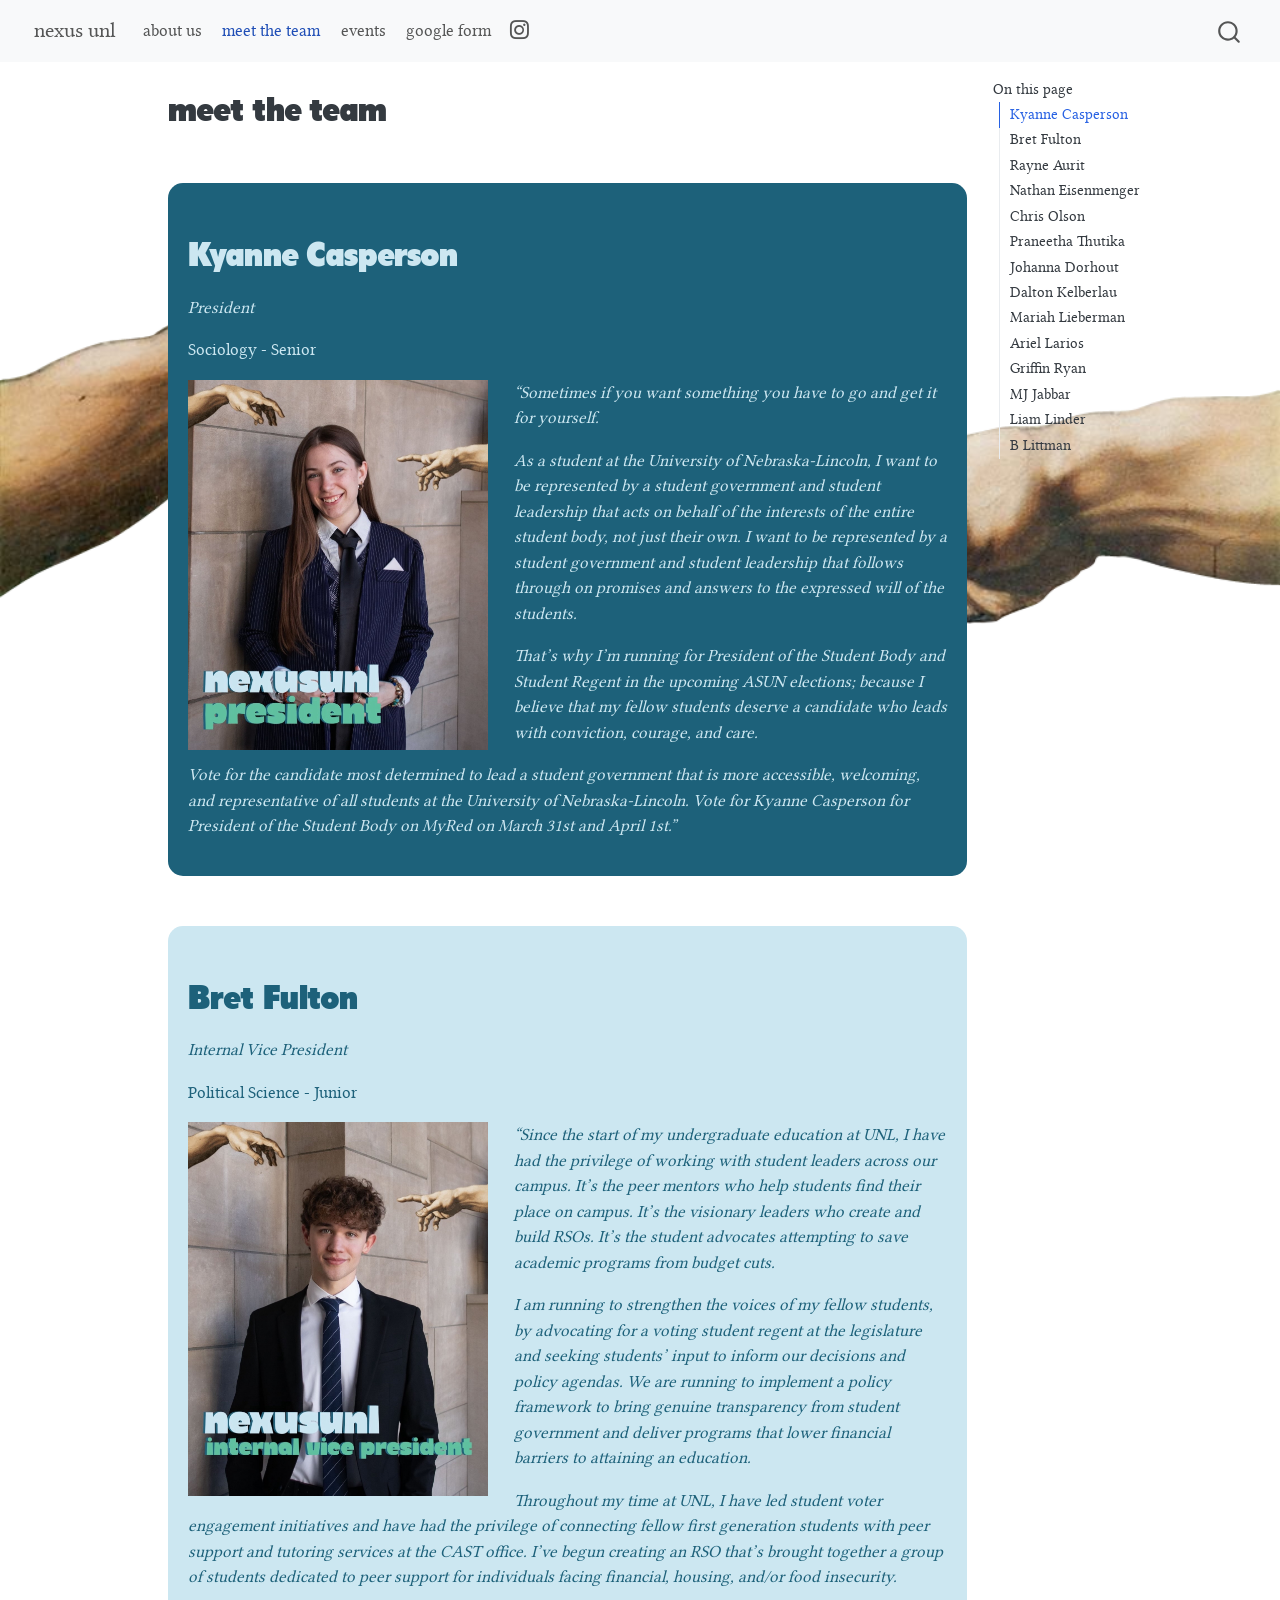
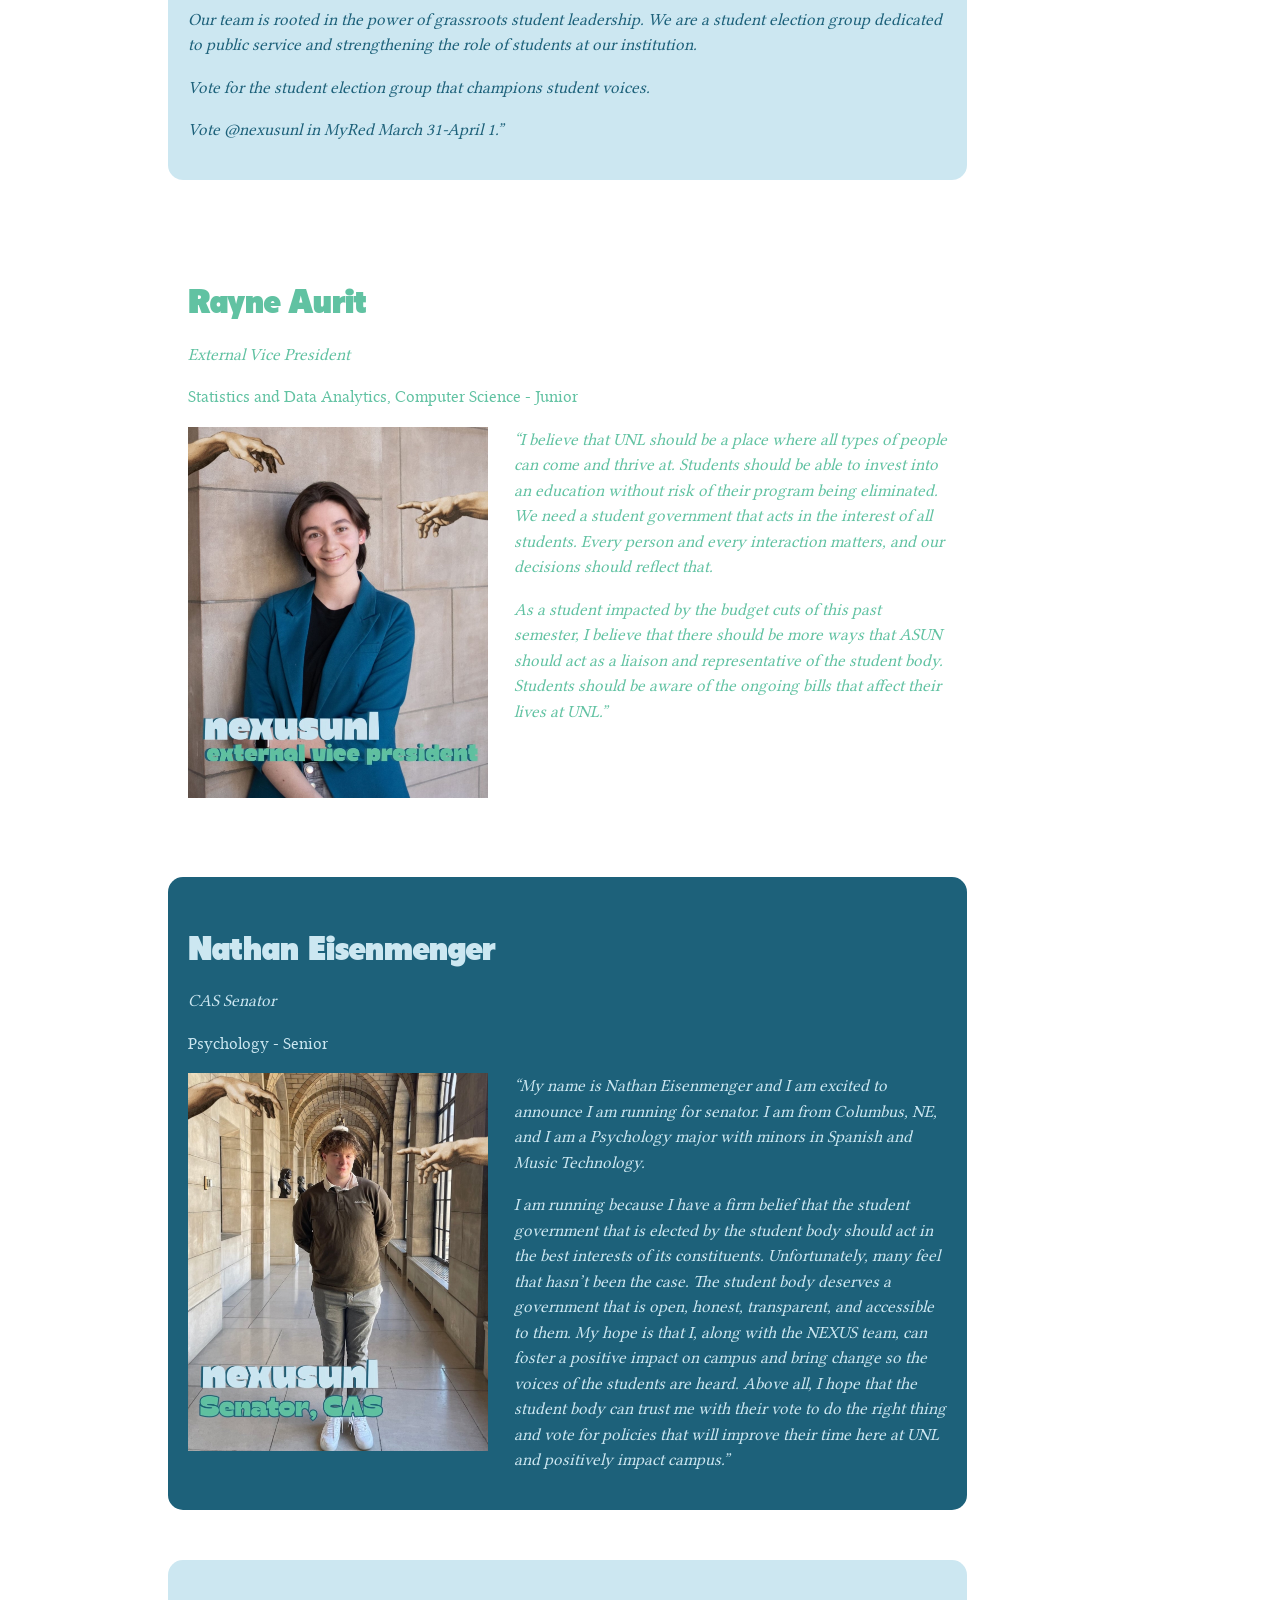
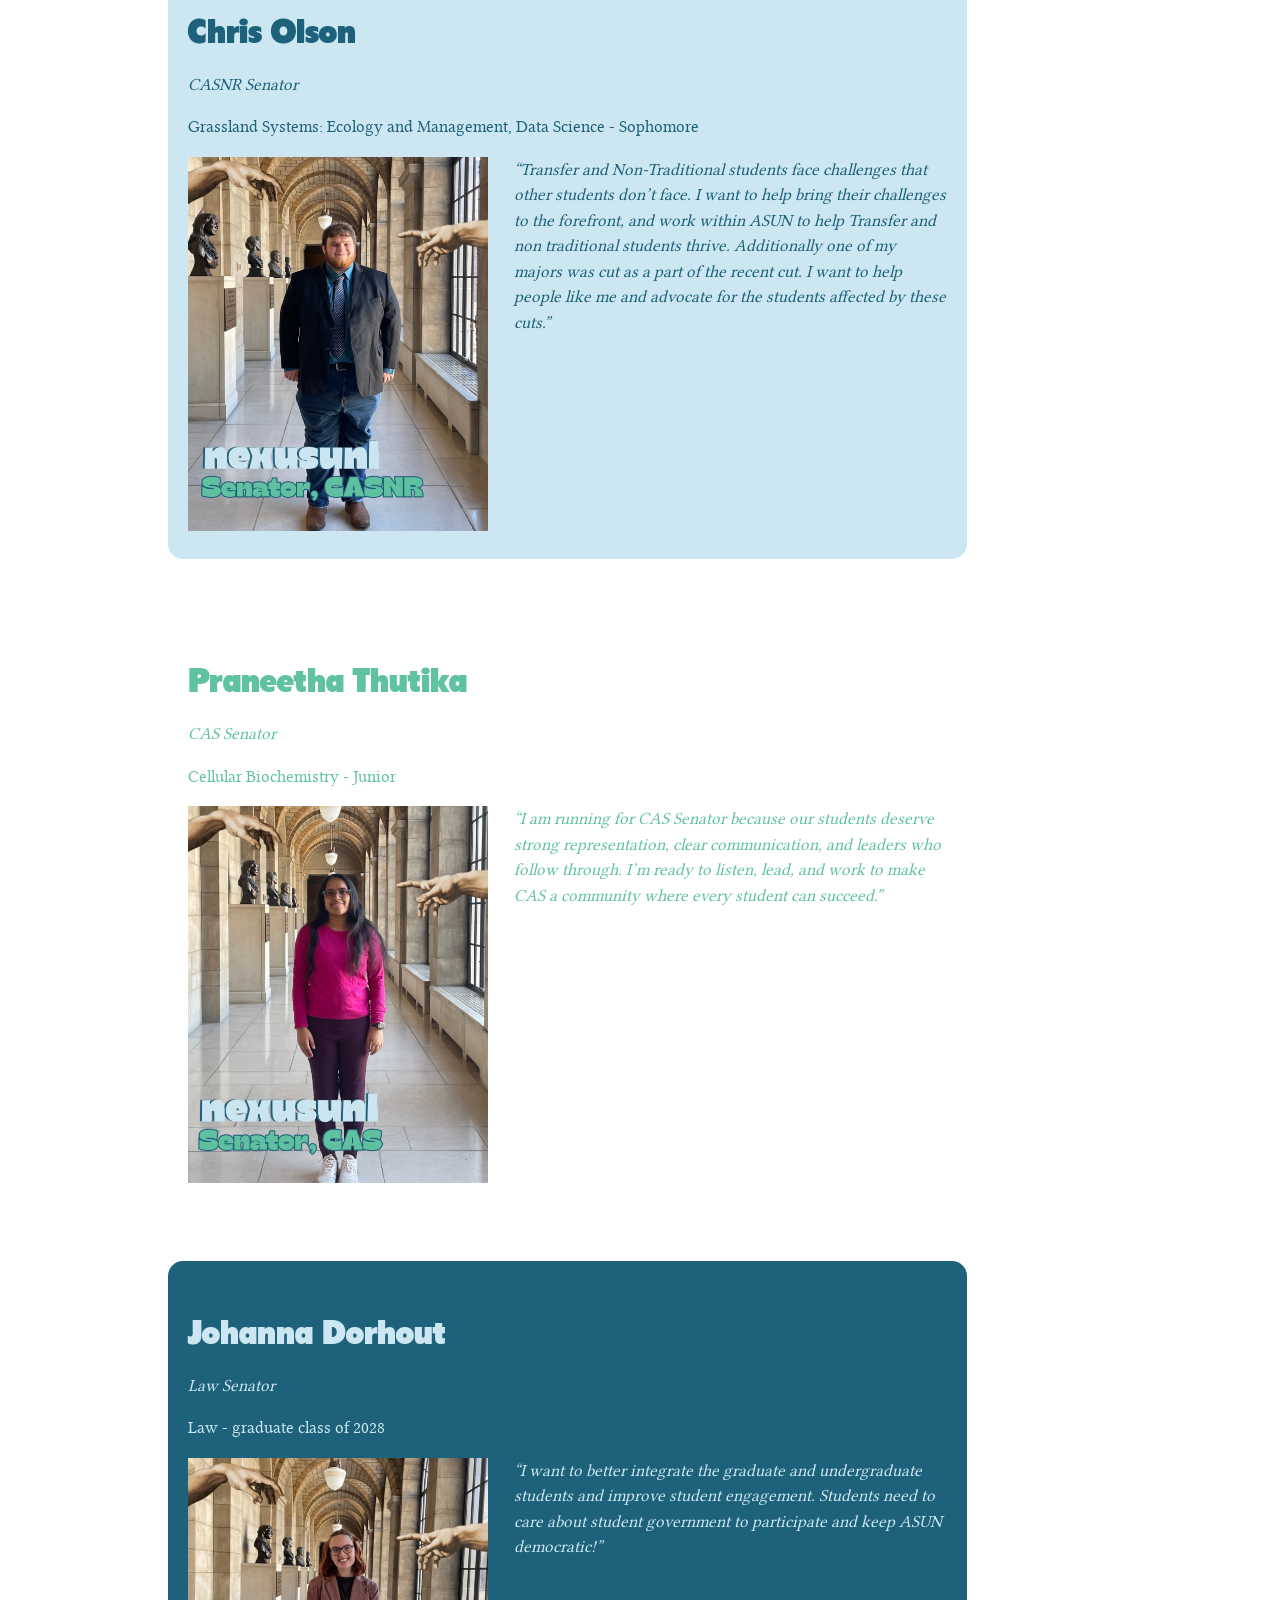
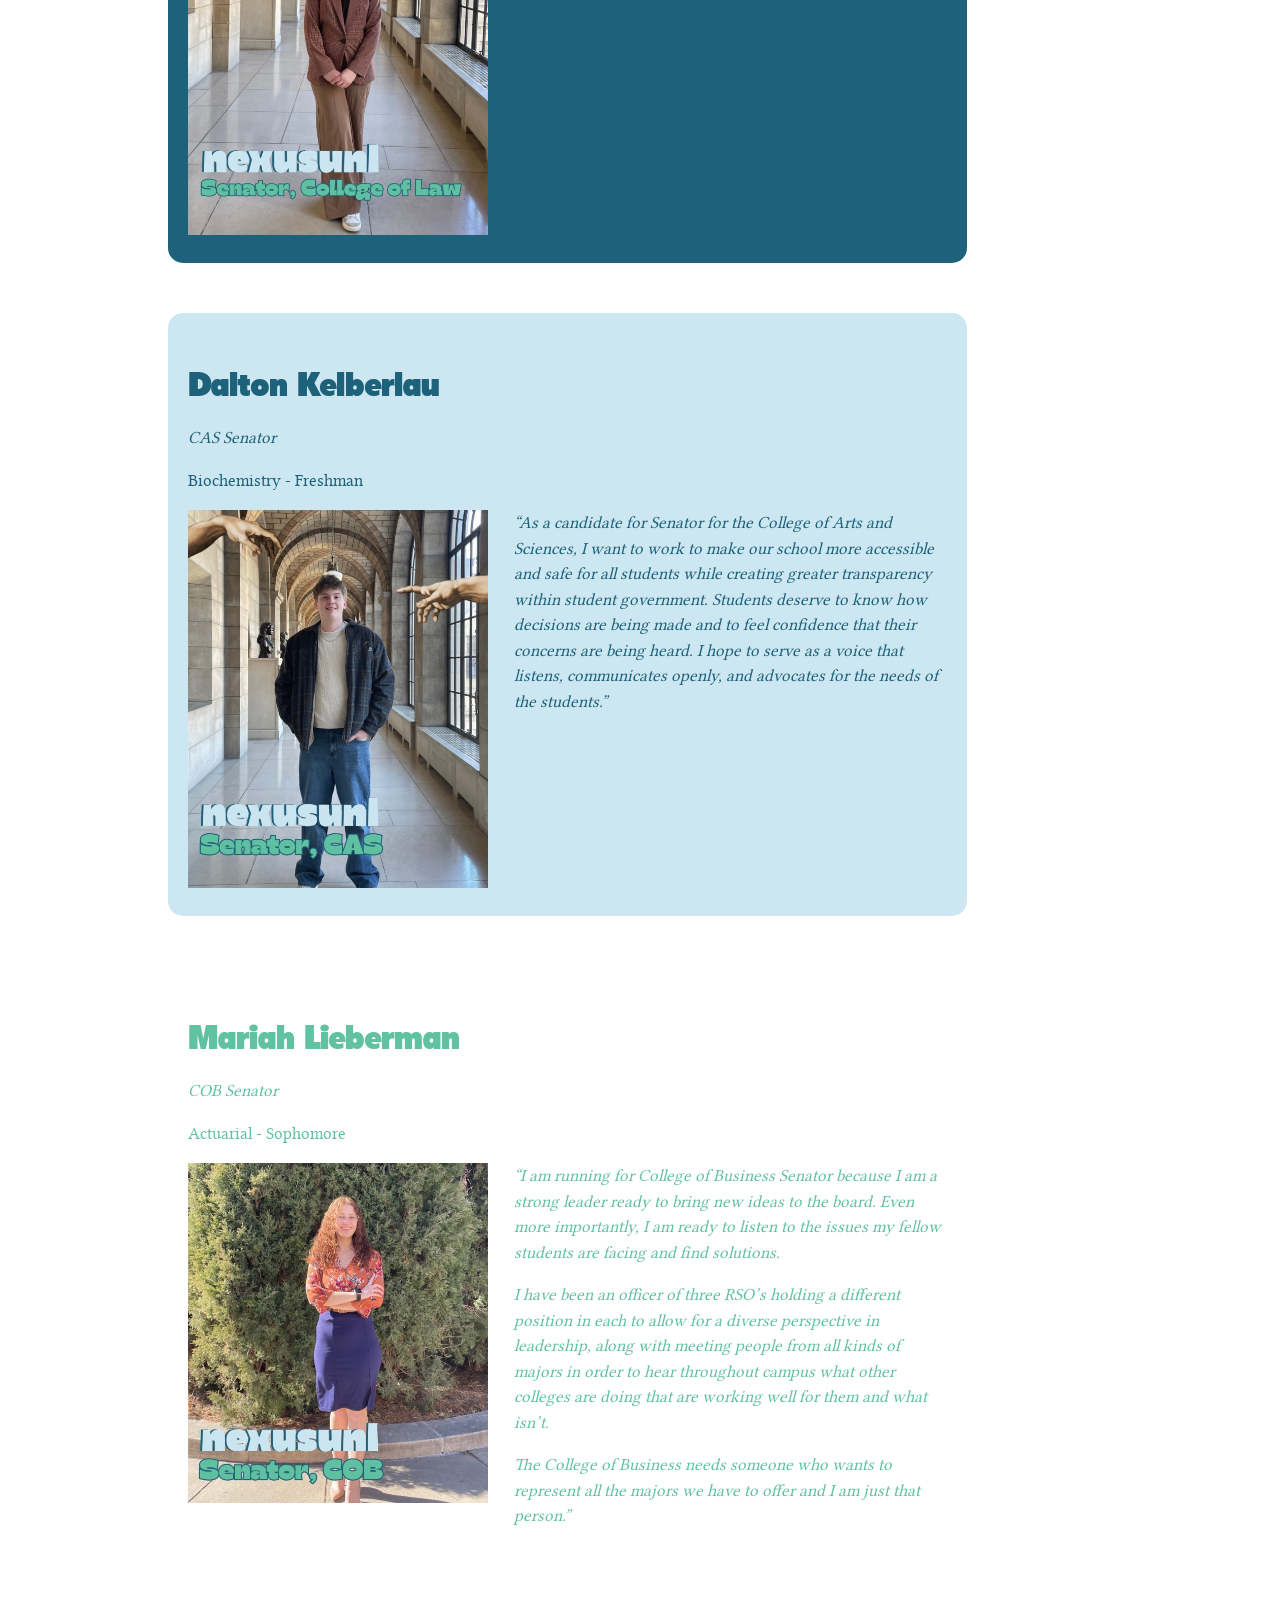
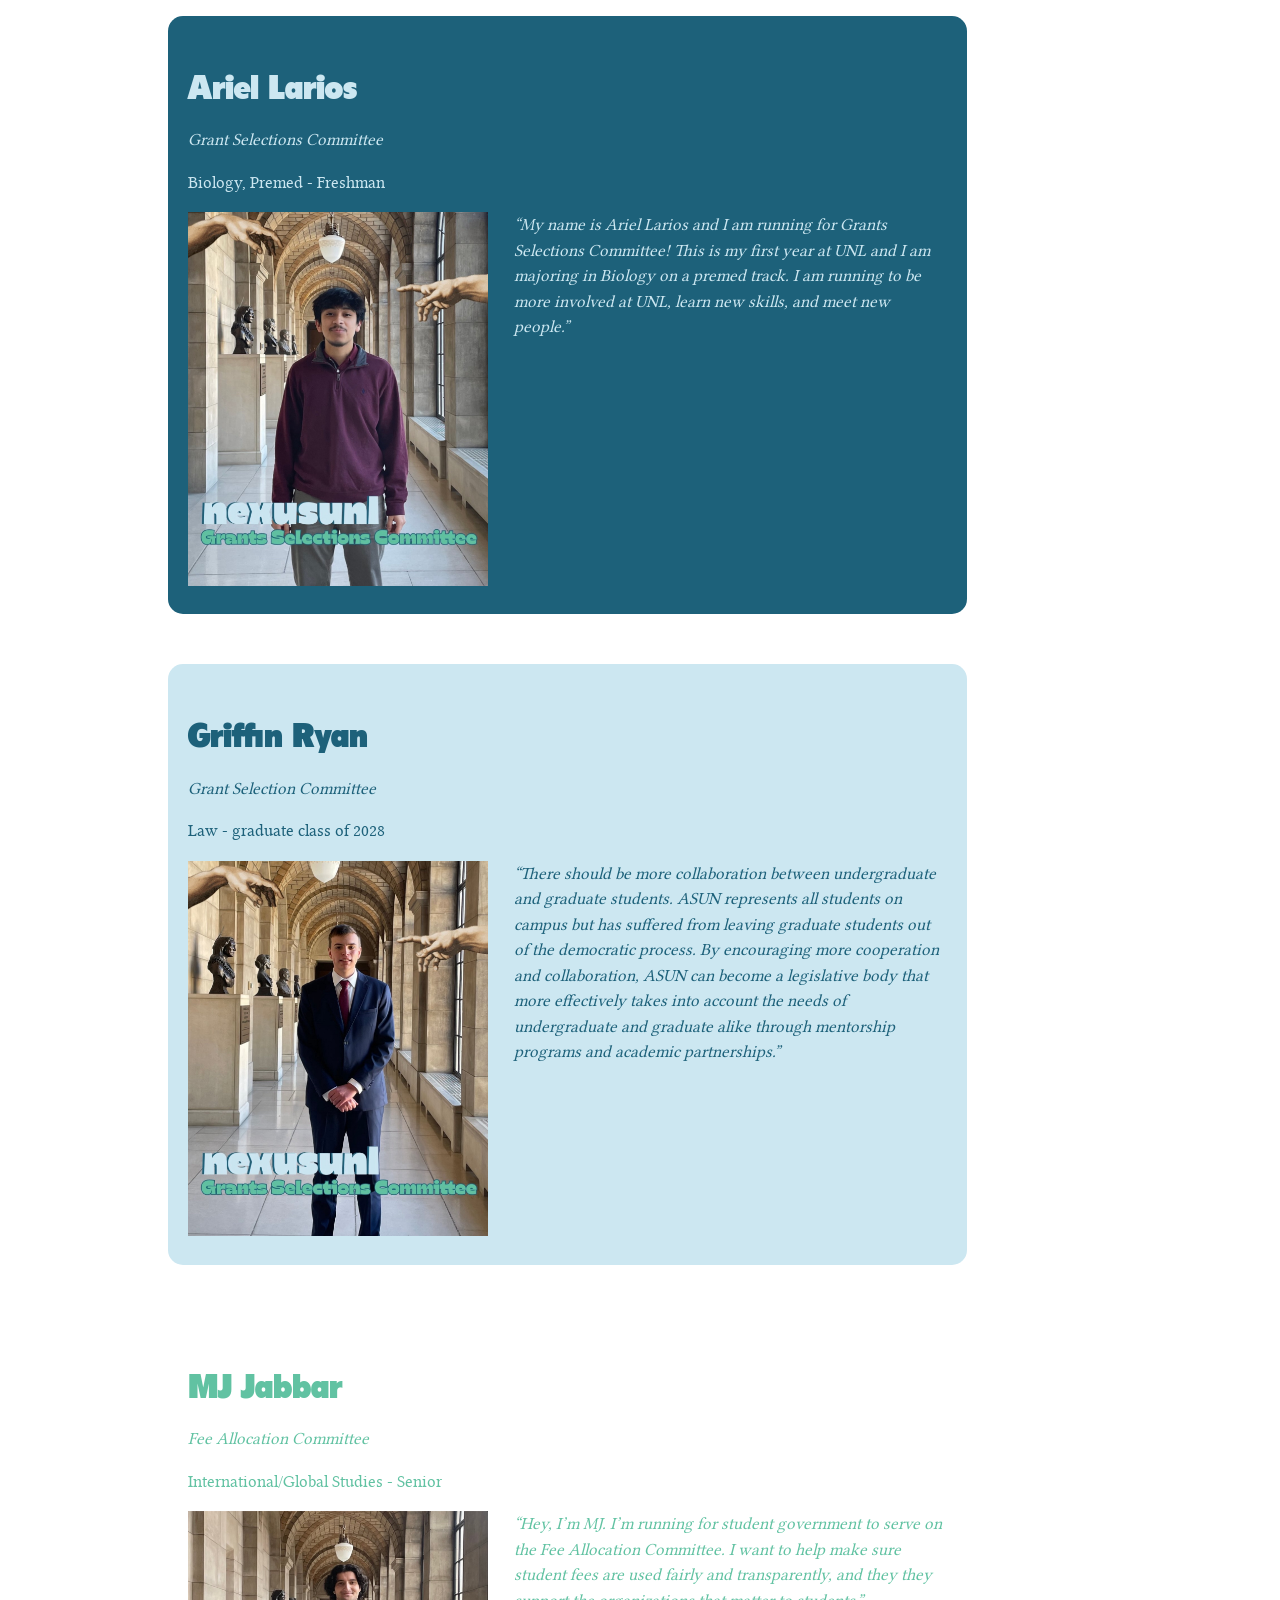
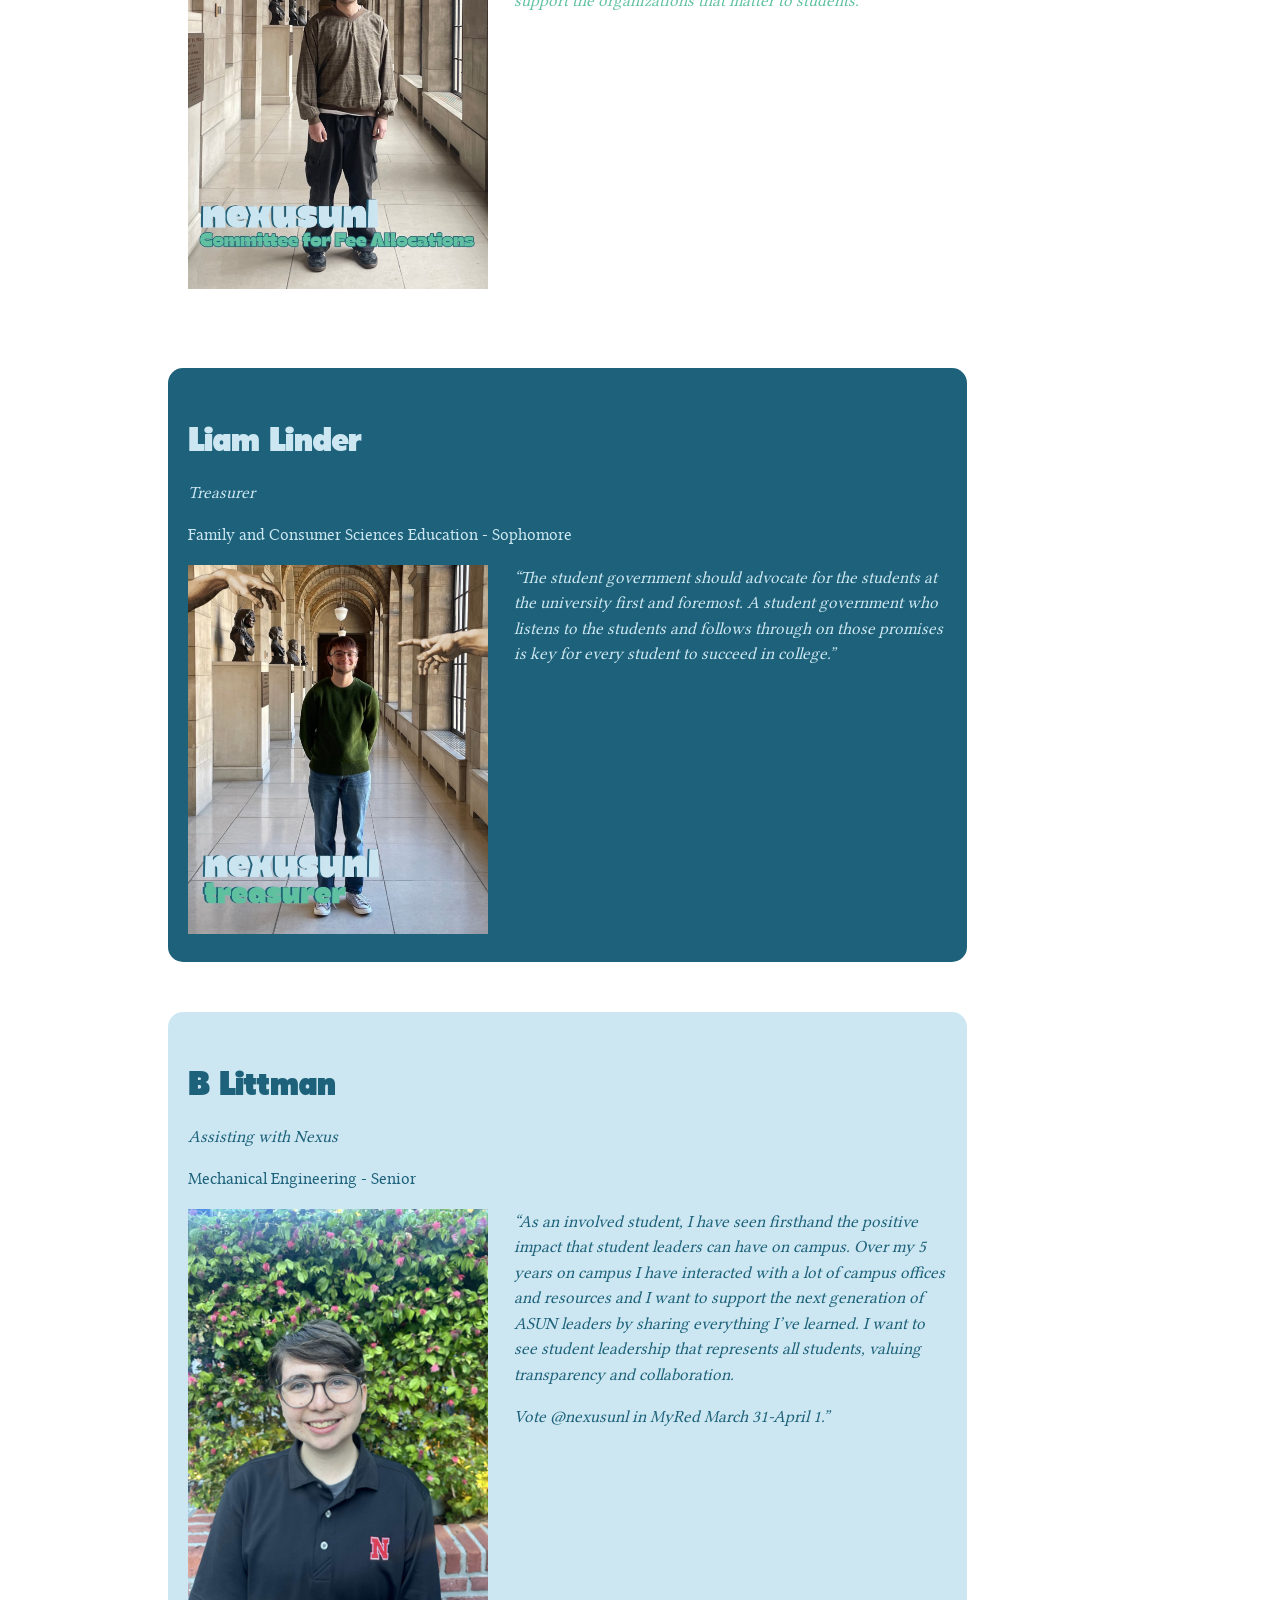
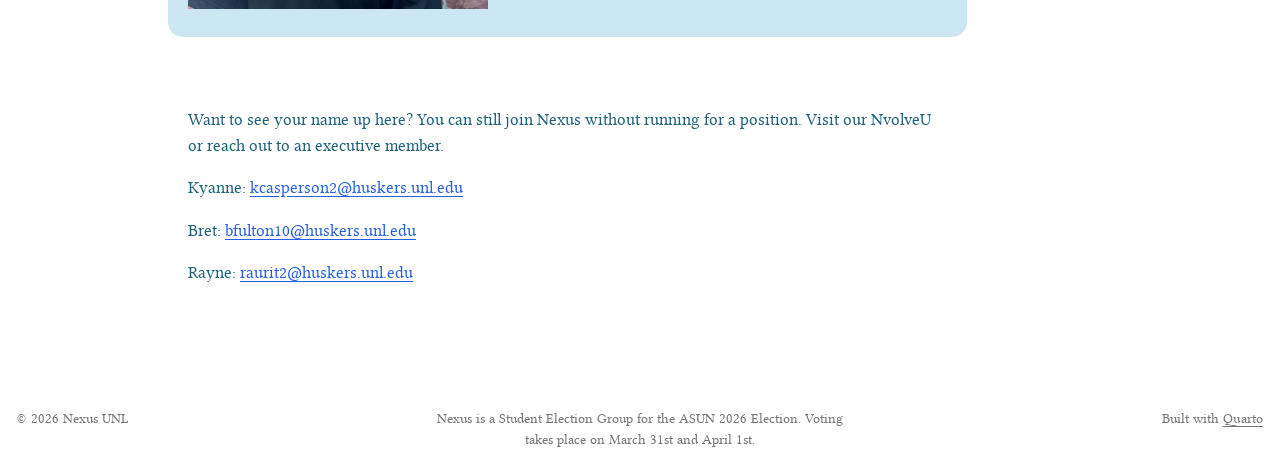
<file: docs/the-team.html>
<!DOCTYPE html>
<html xmlns="http://www.w3.org/1999/xhtml" lang="en" xml:lang="en"><head>

<meta charset="utf-8">
<meta name="generator" content="quarto-1.8.25">

<meta name="viewport" content="width=device-width, initial-scale=1.0, user-scalable=yes">


<title>meet the team – nexus unl</title>
<style>
code{white-space: pre-wrap;}
span.smallcaps{font-variant: small-caps;}
div.columns{display: flex; gap: min(4vw, 1.5em);}
div.column{flex: auto; overflow-x: auto;}
div.hanging-indent{margin-left: 1.5em; text-indent: -1.5em;}
ul.task-list{list-style: none;}
ul.task-list li input[type="checkbox"] {
  width: 0.8em;
  margin: 0 0.8em 0.2em -1em; /* quarto-specific, see https://github.com/quarto-dev/quarto-cli/issues/4556 */ 
  vertical-align: middle;
}
</style>


<script src="site_libs/quarto-nav/quarto-nav.js"></script>
<script src="site_libs/quarto-nav/headroom.min.js"></script>
<script src="site_libs/clipboard/clipboard.min.js"></script>
<script src="site_libs/quarto-search/autocomplete.umd.js"></script>
<script src="site_libs/quarto-search/fuse.min.js"></script>
<script src="site_libs/quarto-search/quarto-search.js"></script>
<meta name="quarto:offset" content="./">
<link href="./images/favicon.png" rel="icon" type="image/png">
<script src="site_libs/quarto-html/quarto.js" type="module"></script>
<script src="site_libs/quarto-html/tabsets/tabsets.js" type="module"></script>
<script src="site_libs/quarto-html/axe/axe-check.js" type="module"></script>
<script src="site_libs/quarto-html/popper.min.js"></script>
<script src="site_libs/quarto-html/tippy.umd.min.js"></script>
<script src="site_libs/quarto-html/anchor.min.js"></script>
<link href="site_libs/quarto-html/tippy.css" rel="stylesheet">
<link href="site_libs/quarto-html/quarto-syntax-highlighting-7b89279ff1a6dce999919e0e67d4d9ec.css" rel="stylesheet" id="quarto-text-highlighting-styles">
<script src="site_libs/bootstrap/bootstrap.min.js"></script>
<link href="site_libs/bootstrap/bootstrap-icons.css" rel="stylesheet">
<link href="site_libs/bootstrap/bootstrap-e31584831b205ffbb2d98406f31c2a5b.min.css" rel="stylesheet" append-hash="true" id="quarto-bootstrap" data-mode="light">
<script id="quarto-search-options" type="application/json">{
  "location": "navbar",
  "copy-button": false,
  "collapse-after": 3,
  "panel-placement": "end",
  "type": "overlay",
  "limit": 50,
  "keyboard-shortcut": [
    "f",
    "/",
    "s"
  ],
  "show-item-context": false,
  "language": {
    "search-no-results-text": "No results",
    "search-matching-documents-text": "matching documents",
    "search-copy-link-title": "Copy link to search",
    "search-hide-matches-text": "Hide additional matches",
    "search-more-match-text": "more match in this document",
    "search-more-matches-text": "more matches in this document",
    "search-clear-button-title": "Clear",
    "search-text-placeholder": "",
    "search-detached-cancel-button-title": "Cancel",
    "search-submit-button-title": "Submit",
    "search-label": "Search"
  }
}</script>


<link rel="stylesheet" href="fonts-and-styles/styles.css">
</head>

<body class="nav-fixed quarto-light">

<div id="quarto-search-results"></div>
  <header id="quarto-header" class="headroom fixed-top">
    <nav class="navbar navbar-expand-lg " data-bs-theme="dark">
      <div class="navbar-container container-fluid">
      <div class="navbar-brand-container mx-auto">
    <a href="./index.html" class="navbar-brand navbar-brand-logo">
    </a>
    <a class="navbar-brand" href="./index.html">
    <span class="navbar-title">nexus unl</span>
    </a>
  </div>
            <div id="quarto-search" class="" title="Search"></div>
          <button class="navbar-toggler" type="button" data-bs-toggle="collapse" data-bs-target="#navbarCollapse" aria-controls="navbarCollapse" role="menu" aria-expanded="false" aria-label="Toggle navigation" onclick="if (window.quartoToggleHeadroom) { window.quartoToggleHeadroom(); }">
  <span class="navbar-toggler-icon"></span>
</button>
          <div class="collapse navbar-collapse" id="navbarCollapse">
            <ul class="navbar-nav navbar-nav-scroll me-auto">
  <li class="nav-item">
    <a class="nav-link" href="./about.html"> 
<span class="menu-text">about us</span></a>
  </li>  
  <li class="nav-item">
    <a class="nav-link active" href="./the-team.html" aria-current="page"> 
<span class="menu-text">meet the team</span></a>
  </li>  
  <li class="nav-item">
    <a class="nav-link" href="./events.html"> 
<span class="menu-text">events</span></a>
  </li>  
  <li class="nav-item">
    <a class="nav-link" href="./google-form.html"> 
<span class="menu-text">google form</span></a>
  </li>  
  <li class="nav-item compact">
    <a class="nav-link" href="https://www.instagram.com/nexusunl/"> <i class="bi bi-instagram" role="img">
</i> 
<span class="menu-text"></span></a>
  </li>  
</ul>
          </div> <!-- /navcollapse -->
            <div class="quarto-navbar-tools">
</div>
      </div> <!-- /container-fluid -->
    </nav>
</header>
<!-- content -->
<div id="quarto-content" class="quarto-container page-columns page-rows-contents page-layout-article page-navbar">
<!-- sidebar -->
<!-- margin-sidebar -->
    <div id="quarto-margin-sidebar" class="sidebar margin-sidebar">
        <nav id="TOC" role="doc-toc" class="toc-active">
    <h2 id="toc-title">On this page</h2>
   
  <ul>
  <li><a href="#kyanne-casperson" id="toc-kyanne-casperson" class="nav-link active" data-scroll-target="#kyanne-casperson">Kyanne Casperson</a></li>
  <li><a href="#bret-fulton" id="toc-bret-fulton" class="nav-link" data-scroll-target="#bret-fulton">Bret Fulton</a></li>
  <li><a href="#rayne-aurit" id="toc-rayne-aurit" class="nav-link" data-scroll-target="#rayne-aurit">Rayne Aurit</a></li>
  <li><a href="#nathan-eisenmenger" id="toc-nathan-eisenmenger" class="nav-link" data-scroll-target="#nathan-eisenmenger">Nathan Eisenmenger</a></li>
  <li><a href="#chris-olson" id="toc-chris-olson" class="nav-link" data-scroll-target="#chris-olson">Chris Olson</a></li>
  <li><a href="#praneetha-thutika" id="toc-praneetha-thutika" class="nav-link" data-scroll-target="#praneetha-thutika">Praneetha Thutika</a></li>
  <li><a href="#johanna-dorhout" id="toc-johanna-dorhout" class="nav-link" data-scroll-target="#johanna-dorhout">Johanna Dorhout</a></li>
  <li><a href="#dalton-kelberlau" id="toc-dalton-kelberlau" class="nav-link" data-scroll-target="#dalton-kelberlau">Dalton Kelberlau</a></li>
  <li><a href="#mariah-lieberman" id="toc-mariah-lieberman" class="nav-link" data-scroll-target="#mariah-lieberman">Mariah Lieberman</a></li>
  <li><a href="#ariel-larios" id="toc-ariel-larios" class="nav-link" data-scroll-target="#ariel-larios">Ariel Larios</a></li>
  <li><a href="#griffin-ryan" id="toc-griffin-ryan" class="nav-link" data-scroll-target="#griffin-ryan">Griffin Ryan</a></li>
  <li><a href="#mj-jabbar" id="toc-mj-jabbar" class="nav-link" data-scroll-target="#mj-jabbar">MJ Jabbar</a></li>
  <li><a href="#liam-linder" id="toc-liam-linder" class="nav-link" data-scroll-target="#liam-linder">Liam Linder</a></li>
  <li><a href="#b-littman" id="toc-b-littman" class="nav-link" data-scroll-target="#b-littman">B Littman</a></li>
  </ul>
</nav>
    </div>
<!-- main -->
<main class="content" id="quarto-document-content">

<header id="title-block-header" class="quarto-title-block default">
<div class="quarto-title">
<h1 class="title">meet the team</h1>
</div>



<div class="quarto-title-meta">

    
  
    
  </div>
  


</header>


<section id="kyanne-casperson" class="level1 section1 spacer" style="overflow: hidden;">
<h1>Kyanne Casperson</h1>
<p><em>President</em></p>
<p>Sociology - Senior</p>
<p><img src="images/KyanneCasperson.png" class="img-fluid" style="float: left; margin-right: 1.5rem; margin-bottom: 0.5rem;" width="300"> <em>“Sometimes if you want something you have to go and get it for yourself.</em></p>
<p><em>As a student at the University of Nebraska-Lincoln, I want to be represented by a student government and student leadership that acts on behalf of the interests of the entire student body, not just their own. I want to be represented by a student government and student leadership that follows through on promises and answers to the expressed will of the students.</em></p>
<p><em>That’s why I’m running for President of the Student Body and Student Regent in the upcoming ASUN elections; because I believe that my fellow students deserve a candidate who leads with conviction, courage, and care.</em></p>
<p><em>Vote for the candidate most determined to lead a student government that is more accessible, welcoming, and representative of all students at the University of Nebraska-Lincoln. Vote for Kyanne Casperson for President of the Student Body on MyRed on March 31st and April 1st.”</em></p>
</section>
<section id="bret-fulton" class="level1 section2 spacer" style="overflow: hidden;">
<h1>Bret Fulton</h1>
<p><em>Internal Vice President</em></p>
<p>Political Science - Junior</p>
<p><img src="images/BretFulton.png" class="img-fluid" style="float: left; margin-right: 1.5rem; margin-bottom: 0.5rem;" width="300"></p>
<p><em>“Since the start of my undergraduate education at UNL, I have had the privilege of working with student leaders across our campus. It’s the peer mentors who help students find their place on campus. It’s the visionary leaders who create and build RSOs. It’s the student advocates attempting to save academic programs from budget cuts.</em></p>
<p><em>I am running to strengthen the voices of my fellow students, by advocating for a voting student regent at the legislature and seeking students’ input to inform our decisions and policy agendas. We are running to implement a policy framework to bring genuine transparency from student government and deliver programs that lower financial barriers to attaining an education.</em></p>
<p><em>Throughout my time at UNL, I have led student voter engagement initiatives and have had the privilege of connecting fellow first generation students with peer support and tutoring services at the CAST office. I’ve begun creating an RSO that’s brought together a group of students dedicated to peer support for individuals facing financial, housing, and/or food insecurity.</em></p>
<p><em>Our team is rooted in the power of grassroots student leadership. We are a student election group dedicated to public service and strengthening the role of students at our institution.</em></p>
<p><em>Vote for the student election group that champions student voices.</em></p>
<p><em>Vote @nexusunl in MyRed March 31-April 1.”</em></p>
</section>
<section id="rayne-aurit" class="level1 section3 spacer" style="overflow: hidden;">
<h1>Rayne Aurit</h1>
<p><em>External Vice President</em></p>
<p>Statistics and Data Analytics, Computer Science - Junior</p>
<p><img src="images/RayneAurit.png" class="img-fluid" style="float: left; margin-right: 1.5rem; margin-bottom: 0.5rem;" width="300"></p>
<p><em>“I believe that UNL should be a place where all types of people can come and thrive at. Students should be able to invest into an education without risk of their program being eliminated. We need a student government that acts in the interest of all students. Every person and every interaction matters, and our decisions should reflect that.</em></p>
<p><em>As a student impacted by the budget cuts of this past semester, I believe that there should be more ways that ASUN should act as a liaison and representative of the student body. Students should be aware of the ongoing bills that affect their lives at UNL.”</em></p>
</section>
<section id="nathan-eisenmenger" class="level1 section1 spacer" style="overflow: hidden;">
<h1>Nathan Eisenmenger</h1>
<p><em>CAS Senator</em></p>
<p>Psychology - Senior</p>
<p><img src="images/NathanEisenmenger.png" class="img-fluid" style="float: left; margin-right: 1.5rem; margin-bottom: 0.5rem;" width="300"></p>
<p><em>“My name is Nathan Eisenmenger and I am excited to announce I am running for senator. I am from Columbus, NE, and I am a Psychology major with minors in Spanish and Music Technology.</em></p>
<p><em>I am running because I have a firm belief that the student government that is elected by the student body should act in the best interests of its constituents. Unfortunately, many feel that hasn’t been the case. The student body deserves a government that is open, honest, transparent, and accessible to them. My hope is that I, along with the NEXUS team, can foster a positive impact on campus and bring change so the voices of the students are heard. Above all, I hope that the student body can trust me with their vote to do the right thing and vote for policies that will improve their time here at UNL and positively impact campus.”</em></p>
</section>
<section id="chris-olson" class="level1 section2 spacer" style="overflow: hidden;">
<h1>Chris Olson</h1>
<p><em>CASNR Senator</em></p>
<p>Grassland Systems: Ecology and Management, Data Science - Sophomore</p>
<p><img src="images/ChrisOlson.png" class="img-fluid" style="float: left; margin-right: 1.5rem; margin-bottom: 0.5rem;" width="300"></p>
<p><em>“Transfer and Non-Traditional students face challenges that other students don’t face. I want to help bring their challenges to the forefront, and work within ASUN to help Transfer and non traditional students thrive. Additionally one of my majors was cut as a part of the recent cut. I want to help people like me and advocate for the students affected by these cuts.”</em></p>
</section>
<section id="praneetha-thutika" class="level1 section3 spacer" style="overflow: hidden;">
<h1>Praneetha Thutika</h1>
<p><em>CAS Senator</em></p>
<p>Cellular Biochemistry - Junior</p>
<p><img src="images/PraneethaThutika.png" class="img-fluid" style="float: left; margin-right: 1.5rem; margin-bottom: 0.5rem;" width="300"></p>
<p><em>“I am running for CAS Senator because our students deserve strong representation, clear communication, and leaders who follow through. I’m ready to listen, lead, and work to make CAS a community where every student can succeed.”</em></p>
</section>
<section id="johanna-dorhout" class="level1 section1 spacer" style="overflow: hidden;">
<h1>Johanna Dorhout</h1>
<p><em>Law Senator</em></p>
<p>Law - graduate class of 2028</p>
<p><img src="images/JohannaDorhout.png" class="img-fluid" style="float: left; margin-right: 1.5rem; margin-bottom: 0.5rem;" width="300"></p>
<p><em>“I want to better integrate the graduate and undergraduate students and improve student engagement. Students need to care about student government to participate and keep ASUN democratic!”</em></p>
</section>
<section id="dalton-kelberlau" class="level1 section2 spacer" style="overflow: hidden;">
<h1>Dalton Kelberlau</h1>
<p><em>CAS Senator</em></p>
<p>Biochemistry - Freshman</p>
<p><img src="images/DaltonKelberlau.png" class="img-fluid" style="float: left; margin-right: 1.5rem; margin-bottom: 0.5rem;" width="300"></p>
<p><em>“As a candidate for Senator for the College of Arts and Sciences, I want to work to make our school more accessible and safe for all students while creating greater transparency within student government. Students deserve to know how decisions are being made and to feel confidence that their concerns are being heard. I hope to serve as a voice that listens, communicates openly, and advocates for the needs of the students.”</em></p>
</section>
<section id="mariah-lieberman" class="level1 section3 spacer" style="overflow: hidden;">
<h1>Mariah Lieberman</h1>
<p><em>COB Senator</em></p>
<p>Actuarial - Sophomore</p>
<p><img src="images\MariahLieberman.png" class="img-fluid" style="float: left; margin-right: 1.5rem; margin-bottom: 0.5rem;" width="300"></p>
<p><em>“I am running for College of Business Senator because I am a strong leader ready to bring new ideas to the board. Even more importantly, I am ready to listen to the issues my fellow students are facing and find solutions.</em></p>
<p><em>I have been an officer of three RSO’s holding a different position in each to allow for a diverse perspective in leadership, along with meeting people from all kinds of majors in order to hear throughout campus what other colleges are doing that are working well for them and what isn’t.</em></p>
<p><em>The College of Business needs someone who wants to represent all the majors we have to offer and I am just that person.”</em></p>
</section>
<section id="ariel-larios" class="level1 section1 spacer" style="overflow: hidden;">
<h1>Ariel Larios</h1>
<p><em>Grant Selections Committee</em></p>
<p>Biology, Premed - Freshman</p>
<p><img src="images/ArielLarios.png" class="img-fluid" style="float: left; margin-right: 1.5rem; margin-bottom: 0.5rem;" width="300"></p>
<p><em>“My name is Ariel Larios and I am running for Grants Selections Committee! This is my first year at UNL and I am majoring in Biology on a premed track. I am running to be more involved at UNL, learn new skills, and meet new people.”</em></p>
</section>
<section id="griffin-ryan" class="level1 section2 spacer" style="overflow: hidden;">
<h1>Griffin Ryan</h1>
<p><em>Grant Selection Committee</em></p>
<p>Law - graduate class of 2028</p>
<p><img src="images/GriffinRyan.png" class="img-fluid" style="float: left; margin-right: 1.5rem; margin-bottom: 0.5rem;" width="300"></p>
<p><em>“There should be more collaboration between undergraduate and graduate students. ASUN represents all students on campus but has suffered from leaving graduate students out of the democratic process. By encouraging more cooperation and collaboration, ASUN can become a legislative body that more effectively takes into account the needs of undergraduate and graduate alike through mentorship programs and academic partnerships.”</em></p>
</section>
<section id="mj-jabbar" class="level1 section3 spacer" style="overflow: hidden;">
<h1>MJ Jabbar</h1>
<p><em>Fee Allocation Committee</em></p>
<p>International/Global Studies - Senior</p>
<p><img src="images/MJJabbar.png" class="img-fluid" style="float: left; margin-right: 1.5rem; margin-bottom: 0.5rem;" width="300"></p>
<p><em>“Hey, I’m MJ. I’m running for student government to serve on the Fee Allocation Committee. I want to help make sure student fees are used fairly and transparently, and they they support the organizations that matter to students.”</em></p>
</section>
<section id="liam-linder" class="level1 section1 spacer" style="overflow: hidden;">
<h1>Liam Linder</h1>
<p><em>Treasurer</em></p>
<p>Family and Consumer Sciences Education - Sophomore</p>
<p><img src="images/LiamLinder.png" class="img-fluid" style="float: left; margin-right: 1.5rem; margin-bottom: 0.5rem;" width="300"></p>
<p><em>“The student government should advocate for the students at the university first and foremost. A student government who listens to the students and follows through on those promises is key for every student to succeed in college.”</em></p>
</section>
<section id="b-littman" class="level1 section2 spacer" style="overflow: hidden;">
<h1>B Littman</h1>
<p><em>Assisting with Nexus</em></p>
<p>Mechanical Engineering - Senior</p>
<p><img src="images/BLittman.jpg" class="img-fluid" style="float: left; margin-right: 1.5rem; margin-bottom: 0.5rem;" width="300"></p>
<p><em>“As an involved student, I have seen firsthand the positive impact that student leaders can have on campus. Over my 5 years on campus I have interacted with a lot of campus offices and resources and I want to support the next generation of ASUN leaders by sharing everything I’ve learned. I want to see student leadership that represents all students, valuing transparency and collaboration.</em></p>
<p><em>Vote <span class="citation" data-cites="nexusunl">@nexusunl</span> in MyRed March 31-April 1.”</em></p>
</section>
<div class="section3-2 spacer">
<p>Want to see your name up here? You can still join Nexus without running for a position. Visit our NvolveU or reach out to an executive member.</p>
<p>Kyanne: <a href="mailto:kcasperson2@huskers.unl.edu">kcasperson2@huskers.unl.edu</a></p>
<p>Bret: <a href="mailto:bfulton10@huskers.unl.edu">bfulton10@huskers.unl.edu</a></p>
<p>Rayne: <a href="mailto:raurit2@huskers.unl.edu">raurit2@huskers.unl.edu</a></p>
</div>



</main> <!-- /main -->
<script id="quarto-html-after-body" type="application/javascript">
  window.document.addEventListener("DOMContentLoaded", function (event) {
    const icon = "";
    const anchorJS = new window.AnchorJS();
    anchorJS.options = {
      placement: 'right',
      icon: icon
    };
    anchorJS.add('.anchored');
    const isCodeAnnotation = (el) => {
      for (const clz of el.classList) {
        if (clz.startsWith('code-annotation-')) {                     
          return true;
        }
      }
      return false;
    }
    const onCopySuccess = function(e) {
      // button target
      const button = e.trigger;
      // don't keep focus
      button.blur();
      // flash "checked"
      button.classList.add('code-copy-button-checked');
      var currentTitle = button.getAttribute("title");
      button.setAttribute("title", "Copied!");
      let tooltip;
      if (window.bootstrap) {
        button.setAttribute("data-bs-toggle", "tooltip");
        button.setAttribute("data-bs-placement", "left");
        button.setAttribute("data-bs-title", "Copied!");
        tooltip = new bootstrap.Tooltip(button, 
          { trigger: "manual", 
            customClass: "code-copy-button-tooltip",
            offset: [0, -8]});
        tooltip.show();    
      }
      setTimeout(function() {
        if (tooltip) {
          tooltip.hide();
          button.removeAttribute("data-bs-title");
          button.removeAttribute("data-bs-toggle");
          button.removeAttribute("data-bs-placement");
        }
        button.setAttribute("title", currentTitle);
        button.classList.remove('code-copy-button-checked');
      }, 1000);
      // clear code selection
      e.clearSelection();
    }
    const getTextToCopy = function(trigger) {
      const outerScaffold = trigger.parentElement.cloneNode(true);
      const codeEl = outerScaffold.querySelector('code');
      for (const childEl of codeEl.children) {
        if (isCodeAnnotation(childEl)) {
          childEl.remove();
        }
      }
      return codeEl.innerText;
    }
    const clipboard = new window.ClipboardJS('.code-copy-button:not([data-in-quarto-modal])', {
      text: getTextToCopy
    });
    clipboard.on('success', onCopySuccess);
    if (window.document.getElementById('quarto-embedded-source-code-modal')) {
      const clipboardModal = new window.ClipboardJS('.code-copy-button[data-in-quarto-modal]', {
        text: getTextToCopy,
        container: window.document.getElementById('quarto-embedded-source-code-modal')
      });
      clipboardModal.on('success', onCopySuccess);
    }
      var localhostRegex = new RegExp(/^(?:http|https):\/\/localhost\:?[0-9]*\//);
      var mailtoRegex = new RegExp(/^mailto:/);
        var filterRegex = new RegExp('/' + window.location.host + '/');
      var isInternal = (href) => {
          return filterRegex.test(href) || localhostRegex.test(href) || mailtoRegex.test(href);
      }
      // Inspect non-navigation links and adorn them if external
     var links = window.document.querySelectorAll('a[href]:not(.nav-link):not(.navbar-brand):not(.toc-action):not(.sidebar-link):not(.sidebar-item-toggle):not(.pagination-link):not(.no-external):not([aria-hidden]):not(.dropdown-item):not(.quarto-navigation-tool):not(.about-link)');
      for (var i=0; i<links.length; i++) {
        const link = links[i];
        if (!isInternal(link.href)) {
          // undo the damage that might have been done by quarto-nav.js in the case of
          // links that we want to consider external
          if (link.dataset.originalHref !== undefined) {
            link.href = link.dataset.originalHref;
          }
        }
      }
    function tippyHover(el, contentFn, onTriggerFn, onUntriggerFn) {
      const config = {
        allowHTML: true,
        maxWidth: 500,
        delay: 100,
        arrow: false,
        appendTo: function(el) {
            return el.parentElement;
        },
        interactive: true,
        interactiveBorder: 10,
        theme: 'quarto',
        placement: 'bottom-start',
      };
      if (contentFn) {
        config.content = contentFn;
      }
      if (onTriggerFn) {
        config.onTrigger = onTriggerFn;
      }
      if (onUntriggerFn) {
        config.onUntrigger = onUntriggerFn;
      }
      window.tippy(el, config); 
    }
    const noterefs = window.document.querySelectorAll('a[role="doc-noteref"]');
    for (var i=0; i<noterefs.length; i++) {
      const ref = noterefs[i];
      tippyHover(ref, function() {
        // use id or data attribute instead here
        let href = ref.getAttribute('data-footnote-href') || ref.getAttribute('href');
        try { href = new URL(href).hash; } catch {}
        const id = href.replace(/^#\/?/, "");
        const note = window.document.getElementById(id);
        if (note) {
          return note.innerHTML;
        } else {
          return "";
        }
      });
    }
    const xrefs = window.document.querySelectorAll('a.quarto-xref');
    const processXRef = (id, note) => {
      // Strip column container classes
      const stripColumnClz = (el) => {
        el.classList.remove("page-full", "page-columns");
        if (el.children) {
          for (const child of el.children) {
            stripColumnClz(child);
          }
        }
      }
      stripColumnClz(note)
      if (id === null || id.startsWith('sec-')) {
        // Special case sections, only their first couple elements
        const container = document.createElement("div");
        if (note.children && note.children.length > 2) {
          container.appendChild(note.children[0].cloneNode(true));
          for (let i = 1; i < note.children.length; i++) {
            const child = note.children[i];
            if (child.tagName === "P" && child.innerText === "") {
              continue;
            } else {
              container.appendChild(child.cloneNode(true));
              break;
            }
          }
          if (window.Quarto?.typesetMath) {
            window.Quarto.typesetMath(container);
          }
          return container.innerHTML
        } else {
          if (window.Quarto?.typesetMath) {
            window.Quarto.typesetMath(note);
          }
          return note.innerHTML;
        }
      } else {
        // Remove any anchor links if they are present
        const anchorLink = note.querySelector('a.anchorjs-link');
        if (anchorLink) {
          anchorLink.remove();
        }
        if (window.Quarto?.typesetMath) {
          window.Quarto.typesetMath(note);
        }
        if (note.classList.contains("callout")) {
          return note.outerHTML;
        } else {
          return note.innerHTML;
        }
      }
    }
    for (var i=0; i<xrefs.length; i++) {
      const xref = xrefs[i];
      tippyHover(xref, undefined, function(instance) {
        instance.disable();
        let url = xref.getAttribute('href');
        let hash = undefined; 
        if (url.startsWith('#')) {
          hash = url;
        } else {
          try { hash = new URL(url).hash; } catch {}
        }
        if (hash) {
          const id = hash.replace(/^#\/?/, "");
          const note = window.document.getElementById(id);
          if (note !== null) {
            try {
              const html = processXRef(id, note.cloneNode(true));
              instance.setContent(html);
            } finally {
              instance.enable();
              instance.show();
            }
          } else {
            // See if we can fetch this
            fetch(url.split('#')[0])
            .then(res => res.text())
            .then(html => {
              const parser = new DOMParser();
              const htmlDoc = parser.parseFromString(html, "text/html");
              const note = htmlDoc.getElementById(id);
              if (note !== null) {
                const html = processXRef(id, note);
                instance.setContent(html);
              } 
            }).finally(() => {
              instance.enable();
              instance.show();
            });
          }
        } else {
          // See if we can fetch a full url (with no hash to target)
          // This is a special case and we should probably do some content thinning / targeting
          fetch(url)
          .then(res => res.text())
          .then(html => {
            const parser = new DOMParser();
            const htmlDoc = parser.parseFromString(html, "text/html");
            const note = htmlDoc.querySelector('main.content');
            if (note !== null) {
              // This should only happen for chapter cross references
              // (since there is no id in the URL)
              // remove the first header
              if (note.children.length > 0 && note.children[0].tagName === "HEADER") {
                note.children[0].remove();
              }
              const html = processXRef(null, note);
              instance.setContent(html);
            } 
          }).finally(() => {
            instance.enable();
            instance.show();
          });
        }
      }, function(instance) {
      });
    }
        let selectedAnnoteEl;
        const selectorForAnnotation = ( cell, annotation) => {
          let cellAttr = 'data-code-cell="' + cell + '"';
          let lineAttr = 'data-code-annotation="' +  annotation + '"';
          const selector = 'span[' + cellAttr + '][' + lineAttr + ']';
          return selector;
        }
        const selectCodeLines = (annoteEl) => {
          const doc = window.document;
          const targetCell = annoteEl.getAttribute("data-target-cell");
          const targetAnnotation = annoteEl.getAttribute("data-target-annotation");
          const annoteSpan = window.document.querySelector(selectorForAnnotation(targetCell, targetAnnotation));
          const lines = annoteSpan.getAttribute("data-code-lines").split(",");
          const lineIds = lines.map((line) => {
            return targetCell + "-" + line;
          })
          let top = null;
          let height = null;
          let parent = null;
          if (lineIds.length > 0) {
              //compute the position of the single el (top and bottom and make a div)
              const el = window.document.getElementById(lineIds[0]);
              top = el.offsetTop;
              height = el.offsetHeight;
              parent = el.parentElement.parentElement;
            if (lineIds.length > 1) {
              const lastEl = window.document.getElementById(lineIds[lineIds.length - 1]);
              const bottom = lastEl.offsetTop + lastEl.offsetHeight;
              height = bottom - top;
            }
            if (top !== null && height !== null && parent !== null) {
              // cook up a div (if necessary) and position it 
              let div = window.document.getElementById("code-annotation-line-highlight");
              if (div === null) {
                div = window.document.createElement("div");
                div.setAttribute("id", "code-annotation-line-highlight");
                div.style.position = 'absolute';
                parent.appendChild(div);
              }
              div.style.top = top - 2 + "px";
              div.style.height = height + 4 + "px";
              div.style.left = 0;
              let gutterDiv = window.document.getElementById("code-annotation-line-highlight-gutter");
              if (gutterDiv === null) {
                gutterDiv = window.document.createElement("div");
                gutterDiv.setAttribute("id", "code-annotation-line-highlight-gutter");
                gutterDiv.style.position = 'absolute';
                const codeCell = window.document.getElementById(targetCell);
                const gutter = codeCell.querySelector('.code-annotation-gutter');
                gutter.appendChild(gutterDiv);
              }
              gutterDiv.style.top = top - 2 + "px";
              gutterDiv.style.height = height + 4 + "px";
            }
            selectedAnnoteEl = annoteEl;
          }
        };
        const unselectCodeLines = () => {
          const elementsIds = ["code-annotation-line-highlight", "code-annotation-line-highlight-gutter"];
          elementsIds.forEach((elId) => {
            const div = window.document.getElementById(elId);
            if (div) {
              div.remove();
            }
          });
          selectedAnnoteEl = undefined;
        };
          // Handle positioning of the toggle
      window.addEventListener(
        "resize",
        throttle(() => {
          elRect = undefined;
          if (selectedAnnoteEl) {
            selectCodeLines(selectedAnnoteEl);
          }
        }, 10)
      );
      function throttle(fn, ms) {
      let throttle = false;
      let timer;
        return (...args) => {
          if(!throttle) { // first call gets through
              fn.apply(this, args);
              throttle = true;
          } else { // all the others get throttled
              if(timer) clearTimeout(timer); // cancel #2
              timer = setTimeout(() => {
                fn.apply(this, args);
                timer = throttle = false;
              }, ms);
          }
        };
      }
        // Attach click handler to the DT
        const annoteDls = window.document.querySelectorAll('dt[data-target-cell]');
        for (const annoteDlNode of annoteDls) {
          annoteDlNode.addEventListener('click', (event) => {
            const clickedEl = event.target;
            if (clickedEl !== selectedAnnoteEl) {
              unselectCodeLines();
              const activeEl = window.document.querySelector('dt[data-target-cell].code-annotation-active');
              if (activeEl) {
                activeEl.classList.remove('code-annotation-active');
              }
              selectCodeLines(clickedEl);
              clickedEl.classList.add('code-annotation-active');
            } else {
              // Unselect the line
              unselectCodeLines();
              clickedEl.classList.remove('code-annotation-active');
            }
          });
        }
    const findCites = (el) => {
      const parentEl = el.parentElement;
      if (parentEl) {
        const cites = parentEl.dataset.cites;
        if (cites) {
          return {
            el,
            cites: cites.split(' ')
          };
        } else {
          return findCites(el.parentElement)
        }
      } else {
        return undefined;
      }
    };
    var bibliorefs = window.document.querySelectorAll('a[role="doc-biblioref"]');
    for (var i=0; i<bibliorefs.length; i++) {
      const ref = bibliorefs[i];
      const citeInfo = findCites(ref);
      if (citeInfo) {
        tippyHover(citeInfo.el, function() {
          var popup = window.document.createElement('div');
          citeInfo.cites.forEach(function(cite) {
            var citeDiv = window.document.createElement('div');
            citeDiv.classList.add('hanging-indent');
            citeDiv.classList.add('csl-entry');
            var biblioDiv = window.document.getElementById('ref-' + cite);
            if (biblioDiv) {
              citeDiv.innerHTML = biblioDiv.innerHTML;
            }
            popup.appendChild(citeDiv);
          });
          return popup.innerHTML;
        });
      }
    }
  });
  </script>
</div> <!-- /content -->
<footer class="footer">
  <div class="nav-footer">
    <div class="nav-footer-left">
<p>© 2026 Nexus UNL</p>
</div>   
    <div class="nav-footer-center">
<p>Nexus is a Student Election Group for the ASUN 2026 Election. Voting takes place on March 31st and April 1st.</p>
</div>
    <div class="nav-footer-right">
<p>Built with <a href="https://quarto.org">Quarto</a></p>
</div>
  </div>
</footer>




</body></html>
</file>
<file: docs/site_libs/quarto-html/tippy.css>
.tippy-box[data-animation=fade][data-state=hidden]{opacity:0}[data-tippy-root]{max-width:calc(100vw - 10px)}.tippy-box{position:relative;background-color:#333;color:#fff;border-radius:4px;font-size:14px;line-height:1.4;white-space:normal;outline:0;transition-property:transform,visibility,opacity}.tippy-box[data-placement^=top]>.tippy-arrow{bottom:0}.tippy-box[data-placement^=top]>.tippy-arrow:before{bottom:-7px;left:0;border-width:8px 8px 0;border-top-color:initial;transform-origin:center top}.tippy-box[data-placement^=bottom]>.tippy-arrow{top:0}.tippy-box[data-placement^=bottom]>.tippy-arrow:before{top:-7px;left:0;border-width:0 8px 8px;border-bottom-color:initial;transform-origin:center bottom}.tippy-box[data-placement^=left]>.tippy-arrow{right:0}.tippy-box[data-placement^=left]>.tippy-arrow:before{border-width:8px 0 8px 8px;border-left-color:initial;right:-7px;transform-origin:center left}.tippy-box[data-placement^=right]>.tippy-arrow{left:0}.tippy-box[data-placement^=right]>.tippy-arrow:before{left:-7px;border-width:8px 8px 8px 0;border-right-color:initial;transform-origin:center right}.tippy-box[data-inertia][data-state=visible]{transition-timing-function:cubic-bezier(.54,1.5,.38,1.11)}.tippy-arrow{width:16px;height:16px;color:#333}.tippy-arrow:before{content:"";position:absolute;border-color:transparent;border-style:solid}.tippy-content{position:relative;padding:5px 9px;z-index:1}
</file>
<file: docs/site_libs/quarto-html/quarto-syntax-highlighting-7b89279ff1a6dce999919e0e67d4d9ec.css>
/* quarto syntax highlight colors */
:root {
  --quarto-hl-ot-color: #003B4F;
  --quarto-hl-at-color: #657422;
  --quarto-hl-ss-color: #20794D;
  --quarto-hl-an-color: #5E5E5E;
  --quarto-hl-fu-color: #4758AB;
  --quarto-hl-st-color: #20794D;
  --quarto-hl-cf-color: #003B4F;
  --quarto-hl-op-color: #5E5E5E;
  --quarto-hl-er-color: #AD0000;
  --quarto-hl-bn-color: #AD0000;
  --quarto-hl-al-color: #AD0000;
  --quarto-hl-va-color: #111111;
  --quarto-hl-bu-color: inherit;
  --quarto-hl-ex-color: inherit;
  --quarto-hl-pp-color: #AD0000;
  --quarto-hl-in-color: #5E5E5E;
  --quarto-hl-vs-color: #20794D;
  --quarto-hl-wa-color: #5E5E5E;
  --quarto-hl-do-color: #5E5E5E;
  --quarto-hl-im-color: #00769E;
  --quarto-hl-ch-color: #20794D;
  --quarto-hl-dt-color: #AD0000;
  --quarto-hl-fl-color: #AD0000;
  --quarto-hl-co-color: #5E5E5E;
  --quarto-hl-cv-color: #5E5E5E;
  --quarto-hl-cn-color: #8f5902;
  --quarto-hl-sc-color: #5E5E5E;
  --quarto-hl-dv-color: #AD0000;
  --quarto-hl-kw-color: #003B4F;
}

/* other quarto variables */
:root {
  --quarto-font-monospace: SFMono-Regular, Menlo, Monaco, Consolas, "Liberation Mono", "Courier New", monospace;
}

/* syntax highlight based on Pandoc's rules */
pre > code.sourceCode > span {
  color: #003B4F;
}

code.sourceCode > span {
  color: #003B4F;
}

div.sourceCode,
div.sourceCode pre.sourceCode {
  color: #003B4F;
}

/* Normal */
code span {
  color: #003B4F;
}

/* Alert */
code span.al {
  color: #AD0000;
  font-style: inherit;
}

/* Annotation */
code span.an {
  color: #5E5E5E;
  font-style: inherit;
}

/* Attribute */
code span.at {
  color: #657422;
  font-style: inherit;
}

/* BaseN */
code span.bn {
  color: #AD0000;
  font-style: inherit;
}

/* BuiltIn */
code span.bu {
  font-style: inherit;
}

/* ControlFlow */
code span.cf {
  color: #003B4F;
  font-weight: bold;
  font-style: inherit;
}

/* Char */
code span.ch {
  color: #20794D;
  font-style: inherit;
}

/* Constant */
code span.cn {
  color: #8f5902;
  font-style: inherit;
}

/* Comment */
code span.co {
  color: #5E5E5E;
  font-style: inherit;
}

/* CommentVar */
code span.cv {
  color: #5E5E5E;
  font-style: italic;
}

/* Documentation */
code span.do {
  color: #5E5E5E;
  font-style: italic;
}

/* DataType */
code span.dt {
  color: #AD0000;
  font-style: inherit;
}

/* DecVal */
code span.dv {
  color: #AD0000;
  font-style: inherit;
}

/* Error */
code span.er {
  color: #AD0000;
  font-style: inherit;
}

/* Extension */
code span.ex {
  font-style: inherit;
}

/* Float */
code span.fl {
  color: #AD0000;
  font-style: inherit;
}

/* Function */
code span.fu {
  color: #4758AB;
  font-style: inherit;
}

/* Import */
code span.im {
  color: #00769E;
  font-style: inherit;
}

/* Information */
code span.in {
  color: #5E5E5E;
  font-style: inherit;
}

/* Keyword */
code span.kw {
  color: #003B4F;
  font-weight: bold;
  font-style: inherit;
}

/* Operator */
code span.op {
  color: #5E5E5E;
  font-style: inherit;
}

/* Other */
code span.ot {
  color: #003B4F;
  font-style: inherit;
}

/* Preprocessor */
code span.pp {
  color: #AD0000;
  font-style: inherit;
}

/* SpecialChar */
code span.sc {
  color: #5E5E5E;
  font-style: inherit;
}

/* SpecialString */
code span.ss {
  color: #20794D;
  font-style: inherit;
}

/* String */
code span.st {
  color: #20794D;
  font-style: inherit;
}

/* Variable */
code span.va {
  color: #111111;
  font-style: inherit;
}

/* VerbatimString */
code span.vs {
  color: #20794D;
  font-style: inherit;
}

/* Warning */
code span.wa {
  color: #5E5E5E;
  font-style: italic;
}

.prevent-inlining {
  content: "</";
}

/*# sourceMappingURL=3944bc705cfaf4c80e56f77c5205168a.css.map */
</file>
<file: docs/fonts-and-styles/styles.css>
/* css styles */
.custom-background {
    background-color: #cce7f1; /* Light blue background */
    padding: 10px;
}

@font-face {
    font-family: 'NexusHeader'; /* Name your font here */
    src: url('Tondu-Beta.ttf') format('truetype'); /* Adjust the path */
}

@font-face {
    font-family: 'NexusBody'; 
    src: url('LinuxLibertine-RdWo.ttf') format('truetype'); 
}

h1, h2, h3, h4, h5, h6 {
    font-family: 'NexusHeader', sans-serif; /* Apply the font to headers */
}

body {
  font-family: 'NexusBody', sans-serif;
  background-image: url("../images/chapelHands.png");
  background-attachment: fixed;
  background-position: center;
  background-repeat: no-repeat;
  background-size: cover;
  min-height: 400px;
}

.spacer {
  margin-top: 50px;
}

.spacer-big {
    margin-top: 250px; /* Adjust this value as needed */
}

.color1 {
  color: #cce7f1;
}

.color2 {
  color: #61c2a2;
}

.color3 {
  color: #1d617a;
}

.center-text {
    text-align: center;
}

.section1 {
    background-color: #1d617a;
    color: #cce7f1;
    padding: 20px;
    border-radius: 15px;
}

.section2 {
    background-color: #cce7f1;
    color: #1d617a;
    padding: 20px;
    border-radius: 15px;
}

.section3 {
    background-color: #ffffff;
    color: #61c2a2;
    padding: 20px;
    border-radius: 15px;
}

.section3-1 {
  background-color: #ffffff;
  color: #cce7f1;
  padding: 20px;
  border-radius: 15px;
}

.section3-2 {
  background-color: #ffffff;
  color: #1d617a;
  padding: 20px;
  border-radius: 15px;
}


.custom-button {
    background-color: #61c2a2; /* Green background */
    color: white;              /* White text */
    border: none;              /* No border */
    padding: 10px 20px;        /* Padding */
    text-align: center;        /* Center text */
    text-decoration: none;      /* No underline */
    display: inline-block;      /* Inline-block display */
    font-size: 16px;           /* Font size */
    margin: 4px 2px;          /* Margin */
    cursor: pointer;           /* Pointer cursor on hover */
    border-radius: 5px;        /* Rounded corners */
}

.custom-button:hover {
    background-color: #cce7f1; /* Darker green on hover */
}

.grid-container {
    display: grid;                     /* Use grid layout */
    grid-template-columns: repeat(3, 1fr); /* 3 equal columns */
    gap: 20px;                         /* Space between columns */
}

.grid-column {
    text-align: center;                /* Center text and inline elements */
    border-radius: 4px;                /* Rounded corners */
}

.grid-column a {
    display: inline-block;              /* Enable margin and padding */
    margin-top: 10px;                  /* Space above the button */
}

.heading-box {
    background-color: #ffffff; /* Light blue background */
    border: 2px solid #1d617a; /* Border color */
    padding: 15px; /* Padding inside the box */
    border-radius: 5px; /* Rounded corners */
    font-weight: bold; /* Bold text */
}
</file>
